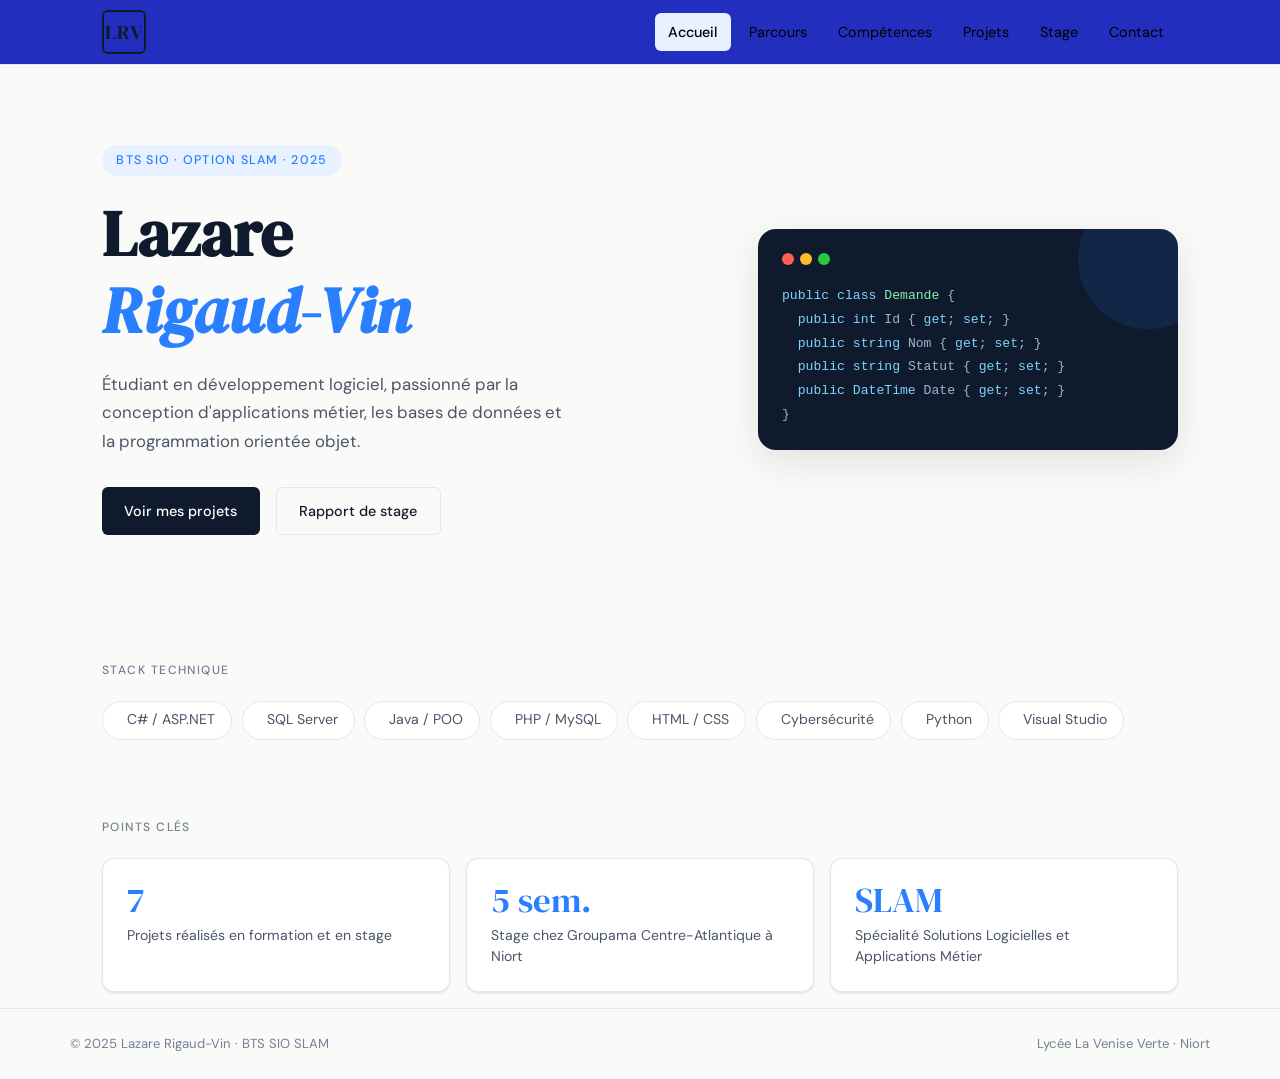
<file: index.html>
<!DOCTYPE html>
<html lang="fr">
<head>
<meta charset="UTF-8">
<meta name="viewport" content="width=device-width, initial-scale=1.0">
<title>Lazare Rigaud-Vin — Portfolio BTS SIO</title>
<link rel="preconnect" href="https://fonts.googleapis.com">
<link href="https://fonts.googleapis.com/css2?family=DM+Serif+Display:ital@0;1&family=DM+Sans:ital,wght@0,300;0,400;0,500;1,300&display=swap" rel="stylesheet">
<link rel="stylesheet" href="style.css">
</head>
<body>

<header class="site-header">
  <div class="header-inner">
    <a href="index.html" class="logo">LRV</a>
    <nav class="main-nav">
      <a href="index.html" class="nav-link active">Accueil</a>
      <a href="parcours.html" class="nav-link">Parcours</a>
      <a href="competences.html" class="nav-link">Compétences</a>
      <a href="projets.html" class="nav-link">Projets</a>
      <a href="stage.html" class="nav-link">Stage</a>
      <a href="contact.html" class="nav-link">Contact</a>
    </nav>
    <button class="nav-toggle" aria-label="Menu">☰</button>
  </div>
</header>

<main>

  <section class="hero">
    <div class="hero-content">
      <span class="hero-tag">BTS SIO · Option SLAM · 2025</span>
      <h1 class="hero-name">Lazare<br><em>Rigaud-Vin</em></h1>
      <p class="hero-desc">Étudiant en développement logiciel, passionné par la conception d'applications métier, les bases de données et la programmation orientée objet.</p>
      <div class="hero-cta">
        <a href="projets.html" class="btn btn-primary">Voir mes projets</a>
        <a href="stage.html" class="btn btn-ghost">Rapport de stage</a>
      </div>
    </div>
    <div class="hero-visual">
      <div class="code-card">
        <div class="code-dots"><span></span><span></span><span></span></div>
        <pre class="code-snippet"><span class="c-key">public class</span> <span class="c-cls">Demande</span> {
  <span class="c-key">public int</span> Id { <span class="c-key">get</span>; <span class="c-key">set</span>; }
  <span class="c-key">public string</span> Nom { <span class="c-key">get</span>; <span class="c-key">set</span>; }
  <span class="c-key">public string</span> Statut { <span class="c-key">get</span>; <span class="c-key">set</span>; }
  <span class="c-key">public DateTime</span> Date { <span class="c-key">get</span>; <span class="c-key">set</span>; }
}</pre>
      </div>
    </div>
  </section>

  <section class="section-skills-preview">
    <div class="container">
      <h2 class="section-label">Stack technique</h2>
      <div class="skills-grid">
        <div class="skill-chip">
          <span class="skill-icon"></span>
          <span>C# / ASP.NET</span>
        </div>
        <div class="skill-chip">
          <span class="skill-icon"></span>
          <span>SQL Server</span>
        </div>
        <div class="skill-chip">
          <span class="skill-icon"></span>
          <span>Java / POO</span>
        </div>
        <div class="skill-chip">
          <span class="skill-icon"></span>
          <span>PHP / MySQL</span>
        </div>
        <div class="skill-chip">
          <span class="skill-icon"></span>
          <span>HTML / CSS</span>
        </div>
        <div class="skill-chip">
          <span class="skill-icon"></span>
          <span>Cybersécurité</span>
        </div>
        <div class="skill-chip">
          <span class="skill-icon"></span>
          <span>Python</span>
        </div>
        <div class="skill-chip">
          <span class="skill-icon"></span>
          <span>Visual Studio</span>
        </div>
      </div>
    </div>
  </section>

  <section class="section-highlights">
    <div class="container">
      <h2 class="section-label">Points clés</h2>
      <div class="cards-row">
        <div class="hl-card">
          <div class="hl-num">7</div>
          <div class="hl-txt">Projets réalisés en formation et en stage</div>
        </div>
        <div class="hl-card">
          <div class="hl-num">5 sem.</div>
          <div class="hl-txt">Stage chez Groupama Centre-Atlantique à Niort</div>
        </div>
        <div class="hl-card">
          <div class="hl-num">SLAM</div>
          <div class="hl-txt">Spécialité Solutions Logicielles et Applications Métier</div>
        </div>
      </div>
    </div>
  </section>

</main>

<footer class="site-footer">
  <div class="footer-inner">
    <span>© 2025 Lazare Rigaud-Vin · BTS SIO SLAM</span>
    <span>Lycée La Venise Verte · Niort</span>
  </div>
</footer>

<script>
  document.querySelector('.nav-toggle').addEventListener('click', () => {
    document.querySelector('.main-nav').classList.toggle('open');
  });
</script>
</body>
</html>
</file>
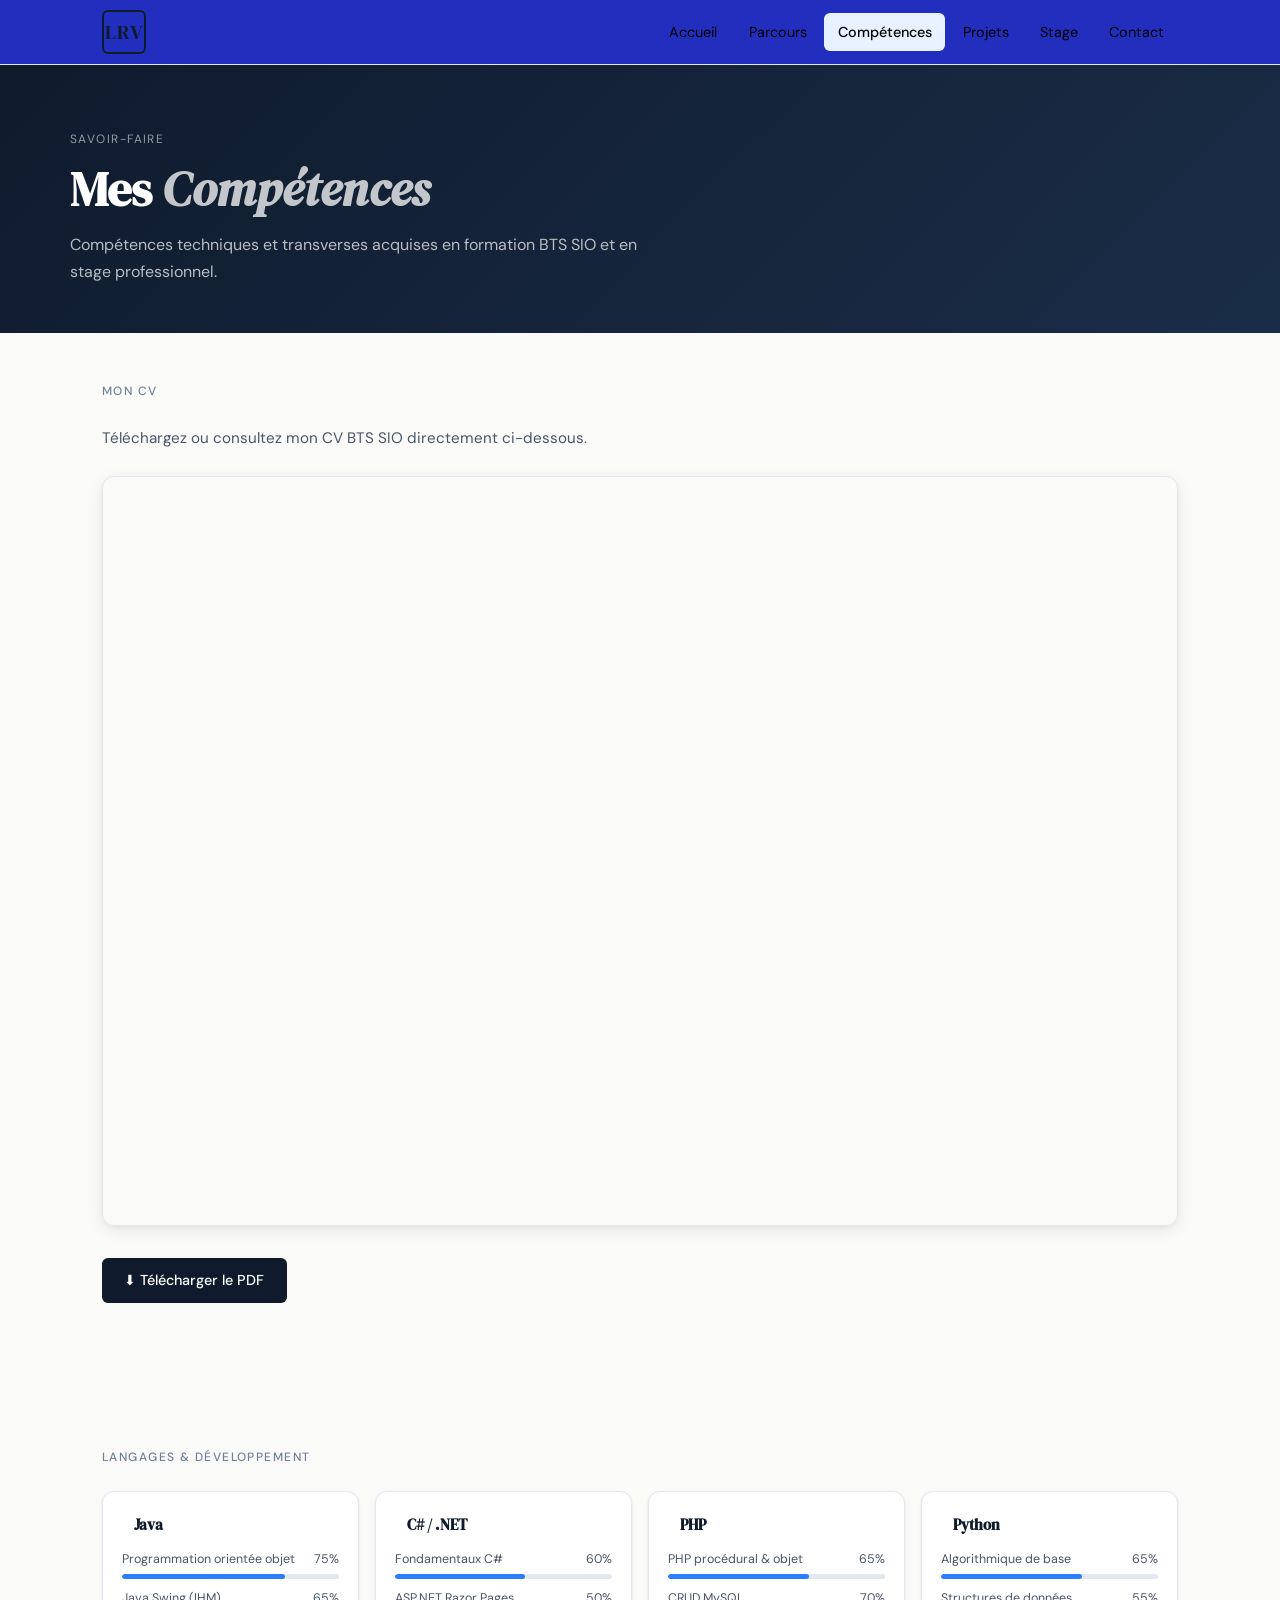
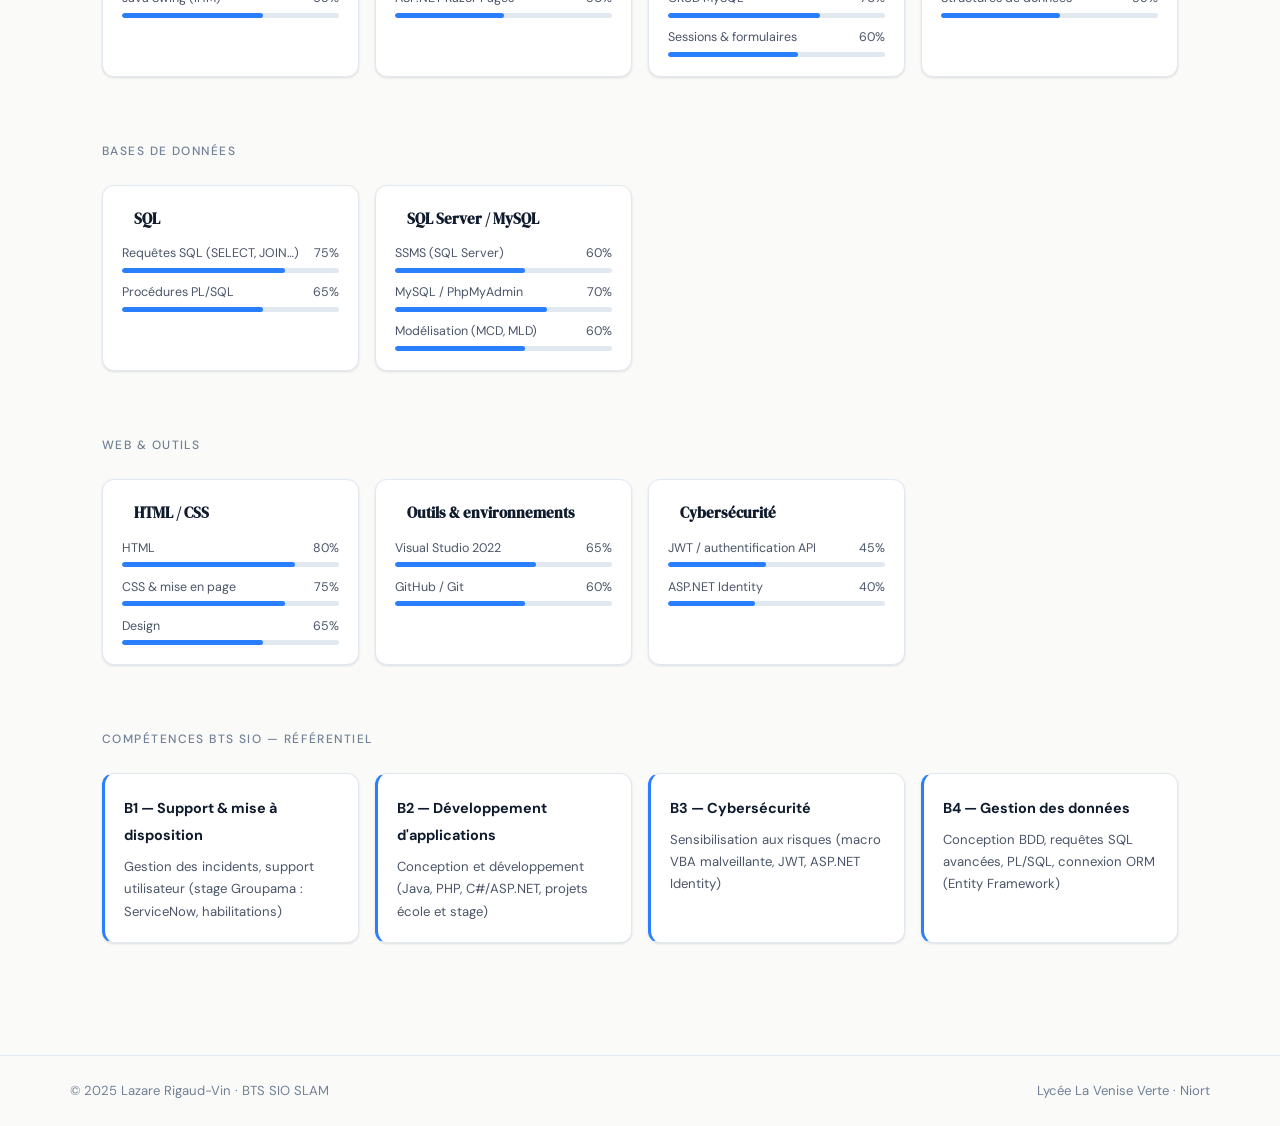
<file: competences.html>
<!DOCTYPE html>
<html lang="fr">
<head>
<meta charset="UTF-8">
<meta name="viewport" content="width=device-width, initial-scale=1.0">
<title>Compétences — Portfolio Lazare Rigaud-Vin</title>
<link rel="preconnect" href="https://fonts.googleapis.com">
<link href="https://fonts.googleapis.com/css2?family=DM+Serif+Display:ital@0;1&family=DM+Sans:ital,wght@0,300;0,400;0,500;1,300&display=swap" rel="stylesheet">
<link rel="stylesheet" href="style.css">
</head>
<body>

<header class="site-header">
  <div class="header-inner">
    <a href="index.html" class="logo">LRV</a>
    <nav class="main-nav">
      <a href="index.html" class="nav-link">Accueil</a>
      <a href="parcours.html" class="nav-link">Parcours</a>
      <a href="competences.html" class="nav-link active">Compétences</a>
      <a href="projets.html" class="nav-link">Projets</a>
      <a href="stage.html" class="nav-link">Stage</a>
      <a href="contact.html" class="nav-link">Contact</a>
    </nav>
    <button class="nav-toggle" aria-label="Menu">☰</button>
  </div>
</header>

<div class="page-hero">
  <div class="page-hero-inner">
    <p class="page-tag">Savoir-faire</p>
    <h1>Mes <em style="font-style:italic; color:rgba(255,255,255,0.75);">Compétences</em></h1>
    <p>Compétences techniques et transverses acquises en formation BTS SIO et en stage professionnel.</p>
  </div>
</div>

<main>
<div class="container" style="padding-bottom: 5rem;">

  <div class="section-label" style="padding-top:3rem;">Mon CV</div>
  <div class="cv-section" style="padding-top:0;">
    <p>Téléchargez ou consultez mon CV BTS SIO directement ci-dessous.</p>
    <iframe class="cv-frame" src="CV-LRV-BTSIO-2025.pdf" title="CV Lazare Rigaud-Vin"></iframe>
    <div class="cv-actions">
      <a href="CV-LRV-BTSIO-2025.pdf" download class="btn btn-primary">⬇ Télécharger le PDF</a>
    </div>
  </div>

  <div class="section-label">Langages & développement</div>
  <div class="comp-grid">

    <div class="comp-card">
      <div class="comp-card-head">
        <span class="comp-icon"></span>
        <h4>Java</h4>
      </div>
      <div class="skill-bar-wrap">
        <div class="skill-bar-item">
          <div class="skill-bar-label"><span>Programmation orientée objet</span><span>75%</span></div>
          <div class="skill-bar-track"><div class="skill-bar-fill" style="width:75%"></div></div>
        </div>
        <div class="skill-bar-item">
          <div class="skill-bar-label"><span>Java Swing (IHM)</span><span>65%</span></div>
          <div class="skill-bar-track"><div class="skill-bar-fill" style="width:65%"></div></div>
        </div>
      </div>
    </div>

    <div class="comp-card">
      <div class="comp-card-head">
        <span class="comp-icon"></span>
        <h4>C# / .NET</h4>
      </div>
      <div class="skill-bar-wrap">
        <div class="skill-bar-item">
          <div class="skill-bar-label"><span>Fondamentaux C#</span><span>60%</span></div>
          <div class="skill-bar-track"><div class="skill-bar-fill" style="width:60%"></div></div>
        </div>
        <div class="skill-bar-item">
          <div class="skill-bar-label"><span>ASP.NET Razor Pages</span><span>50%</span></div>
          <div class="skill-bar-track"><div class="skill-bar-fill" style="width:50%"></div></div>
        </div>
      </div>
    </div>

    <div class="comp-card">
      <div class="comp-card-head">
        <span class="comp-icon"></span>
        <h4>PHP</h4>
      </div>
      <div class="skill-bar-wrap">
        <div class="skill-bar-item">
          <div class="skill-bar-label"><span>PHP procédural & objet</span><span>65%</span></div>
          <div class="skill-bar-track"><div class="skill-bar-fill" style="width:65%"></div></div>
        </div>
        <div class="skill-bar-item">
          <div class="skill-bar-label"><span>CRUD MySQL</span><span>70%</span></div>
          <div class="skill-bar-track"><div class="skill-bar-fill" style="width:70%"></div></div>
        </div>
        <div class="skill-bar-item">
          <div class="skill-bar-label"><span>Sessions & formulaires</span><span>60%</span></div>
          <div class="skill-bar-track"><div class="skill-bar-fill" style="width:60%"></div></div>
        </div>
      </div>
    </div>

    <div class="comp-card">
      <div class="comp-card-head">
        <span class="comp-icon"></span>
        <h4>Python</h4>
      </div>
      <div class="skill-bar-wrap">
        <div class="skill-bar-item">
          <div class="skill-bar-label"><span>Algorithmique de base</span><span>65%</span></div>
          <div class="skill-bar-track"><div class="skill-bar-fill" style="width:65%"></div></div>
        </div>
        <div class="skill-bar-item">
          <div class="skill-bar-label"><span>Structures de données</span><span>55%</span></div>
          <div class="skill-bar-track"><div class="skill-bar-fill" style="width:55%"></div></div>
        </div>
      </div>
    </div>

  </div>

  <div class="section-label">Bases de données</div>
  <div class="comp-grid">

    <div class="comp-card">
      <div class="comp-card-head">
        <span class="comp-icon"></span>
        <h4>SQL</h4>
      </div>
      <div class="skill-bar-wrap">
        <div class="skill-bar-item">
          <div class="skill-bar-label"><span>Requêtes SQL (SELECT, JOIN…)</span><span>75%</span></div>
          <div class="skill-bar-track"><div class="skill-bar-fill" style="width:75%"></div></div>
        </div>
        <div class="skill-bar-item">
          <div class="skill-bar-label"><span>Procédures PL/SQL</span><span>65%</span></div>
          <div class="skill-bar-track"><div class="skill-bar-fill" style="width:65%"></div></div>
        </div>
      </div>
    </div>

    <div class="comp-card">
      <div class="comp-card-head">
        <span class="comp-icon"></span>
        <h4>SQL Server / MySQL</h4>
      </div>
      <div class="skill-bar-wrap">
        <div class="skill-bar-item">
          <div class="skill-bar-label"><span>SSMS (SQL Server)</span><span>60%</span></div>
          <div class="skill-bar-track"><div class="skill-bar-fill" style="width:60%"></div></div>
        </div>
        <div class="skill-bar-item">
          <div class="skill-bar-label"><span>MySQL / PhpMyAdmin</span><span>70%</span></div>
          <div class="skill-bar-track"><div class="skill-bar-fill" style="width:70%"></div></div>
        </div>
        <div class="skill-bar-item">
          <div class="skill-bar-label"><span>Modélisation (MCD, MLD)</span><span>60%</span></div>
          <div class="skill-bar-track"><div class="skill-bar-fill" style="width:60%"></div></div>
        </div>
      </div>
    </div>

  </div>

  <div class="section-label">Web & outils</div>
  <div class="comp-grid">

    <div class="comp-card">
      <div class="comp-card-head">
        <span class="comp-icon"></span>
        <h4>HTML / CSS</h4>
      </div>
      <div class="skill-bar-wrap">
        <div class="skill-bar-item">
          <div class="skill-bar-label"><span>HTML</span><span>80%</span></div>
          <div class="skill-bar-track"><div class="skill-bar-fill" style="width:80%"></div></div>
        </div>
        <div class="skill-bar-item">
          <div class="skill-bar-label"><span>CSS & mise en page</span><span>75%</span></div>
          <div class="skill-bar-track"><div class="skill-bar-fill" style="width:75%"></div></div>
        </div>
        <div class="skill-bar-item">
          <div class="skill-bar-label"><span>Design</span><span>65%</span></div>
          <div class="skill-bar-track"><div class="skill-bar-fill" style="width:65%"></div></div>
        </div>
      </div>
    </div>

    <div class="comp-card">
      <div class="comp-card-head">
        <span class="comp-icon"></span>
        <h4>Outils & environnements</h4>
      </div>
      <div class="skill-bar-wrap">
        <div class="skill-bar-item">
          <div class="skill-bar-label"><span>Visual Studio 2022</span><span>65%</span></div>
          <div class="skill-bar-track"><div class="skill-bar-fill" style="width:65%"></div></div>
        </div>
        <div class="skill-bar-item">
          <div class="skill-bar-label"><span>GitHub / Git</span><span>60%</span></div>
          <div class="skill-bar-track"><div class="skill-bar-fill" style="width:60%"></div></div>
        </div>
      </div>
    </div>

    <div class="comp-card">
      <div class="comp-card-head">
        <span class="comp-icon"></span>
        <h4>Cybersécurité</h4>
      </div>
      <div class="skill-bar-wrap">
        <div class="skill-bar-item">
          <div class="skill-bar-label"><span>JWT / authentification API</span><span>45%</span></div>
          <div class="skill-bar-track"><div class="skill-bar-fill" style="width:45%"></div></div>
        </div>
        <div class="skill-bar-item">
          <div class="skill-bar-label"><span>ASP.NET Identity</span><span>40%</span></div>
          <div class="skill-bar-track"><div class="skill-bar-fill" style="width:40%"></div></div>
        </div>
      </div>
    </div>

  </div>

  <div class="section-label">Compétences BTS SIO — référentiel</div>
  <div class="comp-grid" style="margin-bottom:2rem;">
    <div class="comp-card" style="border-left: 3px solid var(--accent);">
      <strong style="color:var(--navy); font-size:0.9rem;">B1 — Support & mise à disposition</strong>
      <p style="font-size:0.82rem; color:var(--text-secondary); margin-top:0.5rem;">Gestion des incidents, support utilisateur (stage Groupama : ServiceNow, habilitations)</p>
    </div>
    <div class="comp-card" style="border-left: 3px solid var(--accent);">
      <strong style="color:var(--navy); font-size:0.9rem;">B2 — Développement d'applications</strong>
      <p style="font-size:0.82rem; color:var(--text-secondary); margin-top:0.5rem;">Conception et développement (Java, PHP, C#/ASP.NET, projets école et stage)</p>
    </div>
    <div class="comp-card" style="border-left: 3px solid var(--accent);">
      <strong style="color:var(--navy); font-size:0.9rem;">B3 — Cybersécurité</strong>
      <p style="font-size:0.82rem; color:var(--text-secondary); margin-top:0.5rem;">Sensibilisation aux risques (macro VBA malveillante, JWT, ASP.NET Identity)</p>
    </div>
    <div class="comp-card" style="border-left: 3px solid var(--accent);">
      <strong style="color:var(--navy); font-size:0.9rem;">B4 — Gestion des données</strong>
      <p style="font-size:0.82rem; color:var(--text-secondary); margin-top:0.5rem;">Conception BDD, requêtes SQL avancées, PL/SQL, connexion ORM (Entity Framework)</p>
    </div>
  </div>

</div>
</main>

<footer class="site-footer">
  <div class="footer-inner">
    <span>© 2025 Lazare Rigaud-Vin · BTS SIO SLAM</span>
    <span>Lycée La Venise Verte · Niort</span>
  </div>
</footer>

<script>
  document.querySelector('.nav-toggle').addEventListener('click', () => {
    document.querySelector('.main-nav').classList.toggle('open');
  });
</script>
</body>
</html>
</file>
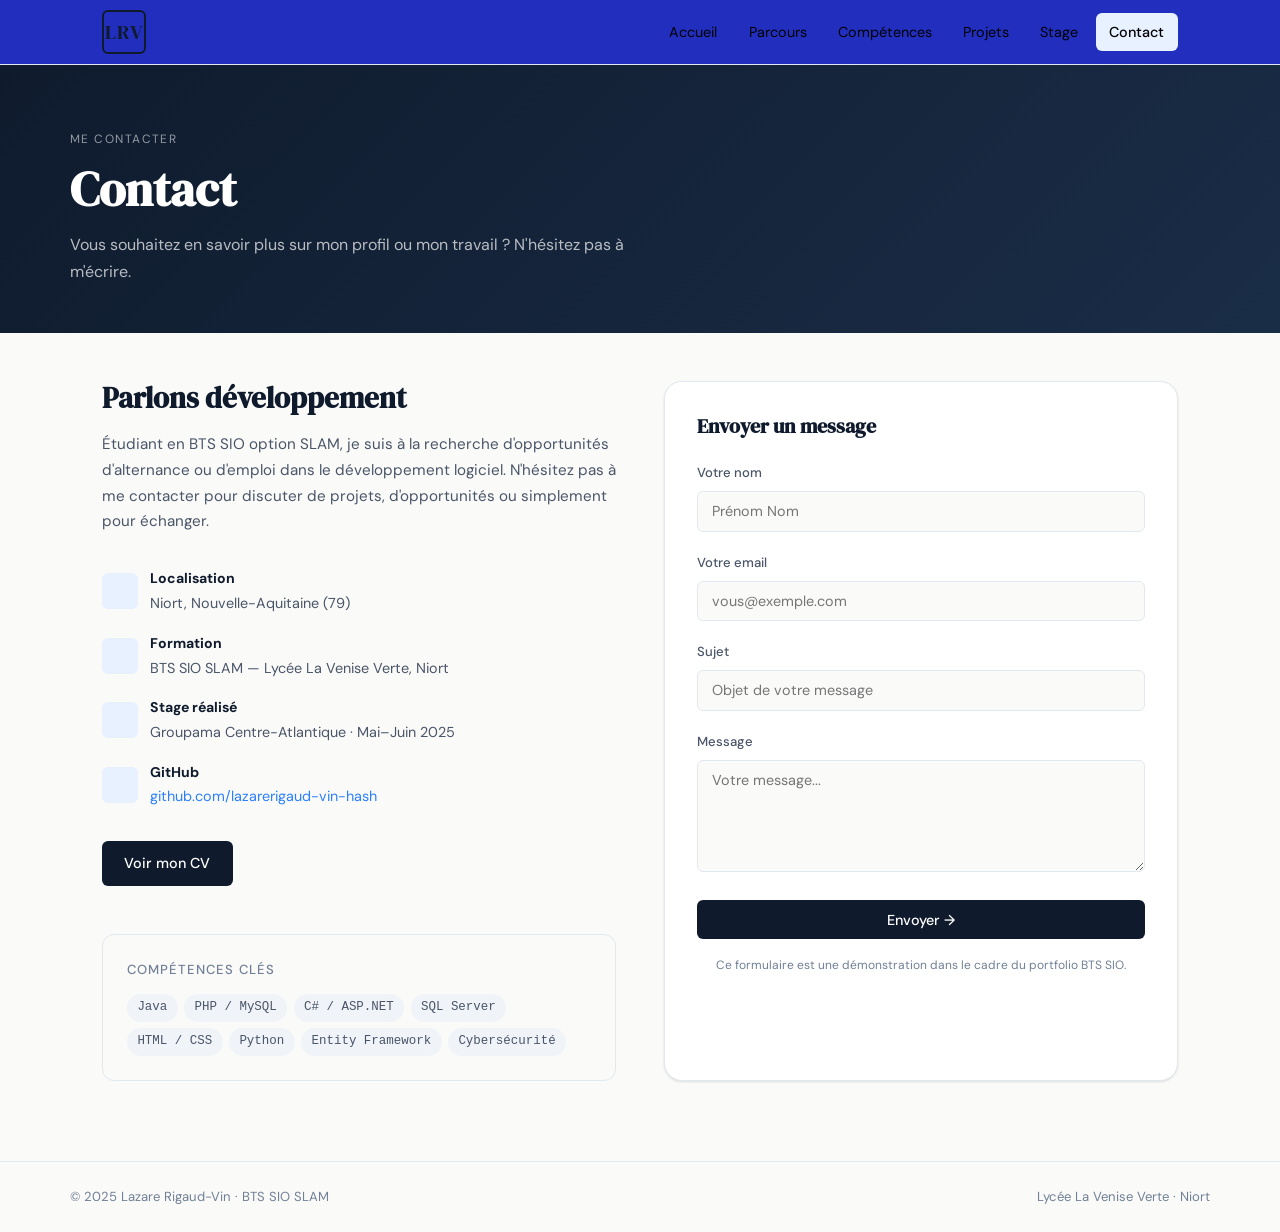
<file: contact.html>
<!DOCTYPE html>
<html lang="fr">
<head>
<meta charset="UTF-8">
<meta name="viewport" content="width=device-width, initial-scale=1.0">
<title>Contact — Portfolio Lazare Rigaud-Vin</title>
<link rel="preconnect" href="https://fonts.googleapis.com">
<link href="https://fonts.googleapis.com/css2?family=DM+Serif+Display:ital@0;1&family=DM+Sans:ital,wght@0,300;0,400;0,500;1,300&display=swap" rel="stylesheet">
<link rel="stylesheet" href="style.css">
</head>
<body>

<header class="site-header">
  <div class="header-inner">
    <a href="index.html" class="logo">LRV</a>
    <nav class="main-nav">
      <a href="index.html" class="nav-link">Accueil</a>
      <a href="parcours.html" class="nav-link">Parcours</a>
      <a href="competences.html" class="nav-link">Compétences</a>
      <a href="projets.html" class="nav-link">Projets</a>
      <a href="stage.html" class="nav-link">Stage</a>
      <a href="contact.html" class="nav-link active">Contact</a>
    </nav>
    <button class="nav-toggle" aria-label="Menu">☰</button>
  </div>
</header>

<div class="page-hero">
  <div class="page-hero-inner">
    <p class="page-tag">Me contacter</p>
    <h1>Contact</h1>
    <p>Vous souhaitez en savoir plus sur mon profil ou mon travail ? N'hésitez pas à m'écrire.</p>
  </div>
</div>

<main>
<div class="container">
<div class="contact-layout">

  <div class="contact-info">
    <h2>Parlons développement</h2>
    <p>Étudiant en BTS SIO option SLAM, je suis à la recherche d'opportunités d'alternance ou d'emploi dans le développement logiciel. N'hésitez pas à me contacter pour discuter de projets, d'opportunités ou simplement pour échanger.</p>

    <div class="contact-items">
      <div class="contact-item">
        <div class="contact-item-icon"></div>
        <div>
          <strong style="color:var(--navy); font-size:0.88rem; display:block;">Localisation</strong>
          <span>Niort, Nouvelle-Aquitaine (79)</span>
        </div>
      </div>
      <div class="contact-item">
        <div class="contact-item-icon"></div>
        <div>
          <strong style="color:var(--navy); font-size:0.88rem; display:block;">Formation</strong>
          <span>BTS SIO SLAM — Lycée La Venise Verte, Niort</span>
        </div>
      </div>
      <div class="contact-item">
        <div class="contact-item-icon"></div>
        <div>
          <strong style="color:var(--navy); font-size:0.88rem; display:block;">Stage réalisé</strong>
          <span>Groupama Centre-Atlantique · Mai–Juin 2025</span>
        </div>
      </div>
      <div class="contact-item">
        <div class="contact-item-icon"></div>
        <div>
          <strong style="color:var(--navy); font-size:0.88rem; display:block;">GitHub</strong>
          <a href="https://github.com/lazarerigaud-vin-hash" target="_blank" rel="noopener" style="color:var(--accent); font-size:0.9rem;">github.com/lazarerigaud-vin-hash</a>
        </div>
      </div>
    </div>

    <div style="margin-top:2rem;">
      <a href="competences.html" class="btn btn-primary">Voir mon CV</a>
    </div>

    <div style="margin-top:3rem; padding:1.5rem; background:var(--bg); border:1px solid var(--border); border-radius:var(--radius);">
      <p style="font-size:0.82rem; color:var(--text-muted); margin-bottom:0.75rem; text-transform:uppercase; letter-spacing:0.08em; font-weight:500;">Compétences clés</p>
      <div class="tag-row">
        <span class="tag">Java</span>
        <span class="tag">PHP / MySQL</span>
        <span class="tag">C# / ASP.NET</span>
        <span class="tag">SQL Server</span>
        <span class="tag">HTML / CSS</span>
        <span class="tag">Python</span>
        <span class="tag">Entity Framework</span>
        <span class="tag">Cybersécurité</span>
      </div>
    </div>
  </div>

  <div class="contact-form">
    <h3 style="font-size:1.25rem; color:var(--navy); margin-bottom:1.5rem;">Envoyer un message</h3>
    <div class="form-group">
      <label>Votre nom</label>
      <input type="text" placeholder="Prénom Nom">
    </div>
    <div class="form-group">
      <label>Votre email</label>
      <input type="email" placeholder="vous@exemple.com">
    </div>
    <div class="form-group">
      <label>Sujet</label>
      <input type="text" placeholder="Objet de votre message">
    </div>
    <div class="form-group">
      <label>Message</label>
      <textarea rows="5" placeholder="Votre message..."></textarea>
    </div>
    <button class="btn btn-primary" style="width:100%; justify-content:center;" onclick="handleSend()">Envoyer →</button>
    <div id="send-confirm" style="display:none; margin-top:1rem; padding:0.75rem 1rem; background:#d1fae5; border:1px solid #6ee7b7; border-radius:var(--radius-sm); font-size:0.88rem; color:#065f46;">
       Message envoyé ! (formulaire de démonstration — portfolio BTS SIO)
    </div>
    <p style="font-size:0.75rem; color:var(--text-muted); margin-top:1rem; text-align:center;">Ce formulaire est une démonstration dans le cadre du portfolio BTS SIO.</p>
  </div>

</div>
</div>
</main>

<footer class="site-footer">
  <div class="footer-inner">
    <span>© 2025 Lazare Rigaud-Vin · BTS SIO SLAM</span>
    <span>Lycée La Venise Verte · Niort</span>
  </div>
</footer>

<script>
  document.querySelector('.nav-toggle').addEventListener('click', () => {
    document.querySelector('.main-nav').classList.toggle('open');
  });

  function handleSend() {
    document.getElementById('send-confirm').style.display = 'block';
  }
</script>
</body>
</html>
</file>
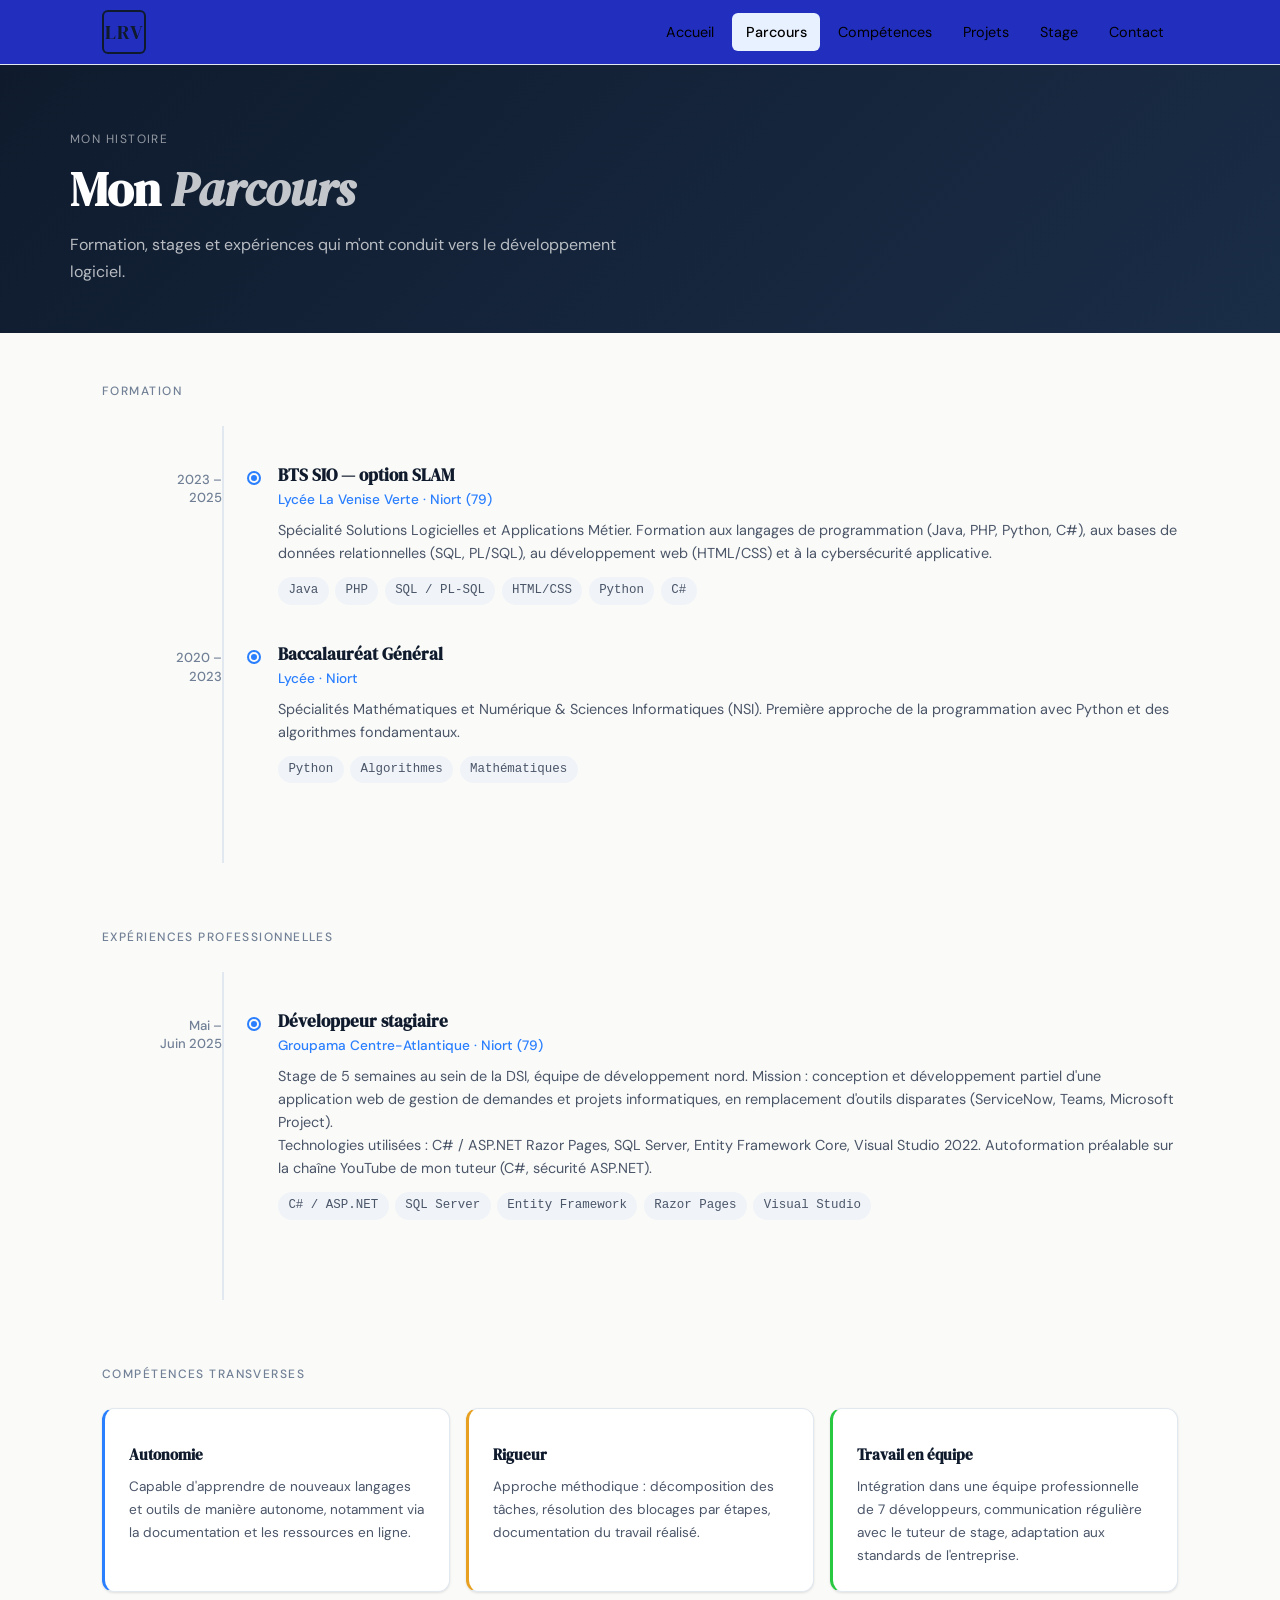
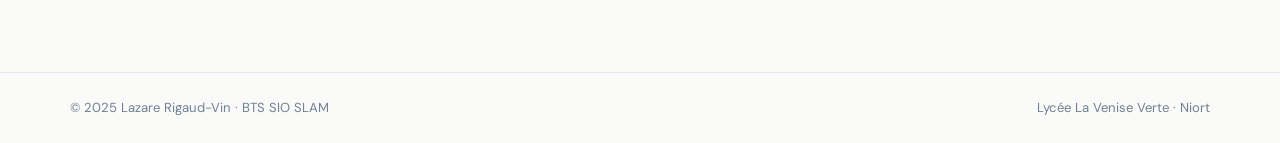
<file: parcours.html>
<!DOCTYPE html>
<html lang="fr">
<head>
<meta charset="UTF-8">
<meta name="viewport" content="width=device-width, initial-scale=1.0">
<title>Parcours — Portfolio Lazare Rigaud-Vin</title>
<link rel="preconnect" href="https://fonts.googleapis.com">
<link href="https://fonts.googleapis.com/css2?family=DM+Serif+Display:ital@0;1&family=DM+Sans:ital,wght@0,300;0,400;0,500;1,300&display=swap" rel="stylesheet">
<link rel="stylesheet" href="style.css">
</head>
<body>

<header class="site-header">
  <div class="header-inner">
    <a href="index.html" class="logo">LRV</a>
    <nav class="main-nav">
      <a href="index.html" class="nav-link">Accueil</a>
      <a href="parcours.html" class="nav-link active">Parcours</a>
      <a href="competences.html" class="nav-link">Compétences</a>
      <a href="projets.html" class="nav-link">Projets</a>
      <a href="stage.html" class="nav-link">Stage</a>
      <a href="contact.html" class="nav-link">Contact</a>
    </nav>
    <button class="nav-toggle" aria-label="Menu">☰</button>
  </div>
</header>

<div class="page-hero">
  <div class="page-hero-inner">
    <p class="page-tag">Mon histoire</p>
    <h1>Mon <em style="font-style:italic; color: rgba(255,255,255,0.75);">Parcours</em></h1>
    <p>Formation, stages et expériences qui m'ont conduit vers le développement logiciel.</p>
  </div>
</div>

<main>
  <div class="container">

    <div class="section-label" style="padding-top:3rem;">Formation</div>
    <div class="timeline">

      <div class="tl-item">
        <div class="tl-date">2023 –<br>2025</div>
        <div class="tl-content">
          <h3>BTS SIO — option SLAM</h3>
          <p class="tl-org">Lycée La Venise Verte · Niort (79)</p>
          <p>Spécialité Solutions Logicielles et Applications Métier. Formation aux langages de programmation (Java, PHP, Python, C#), aux bases de données relationnelles (SQL, PL/SQL), au développement web (HTML/CSS) et à la cybersécurité applicative.</p>
          <div class="tag-row" style="margin-top:0.75rem;">
            <span class="tag">Java</span>
            <span class="tag">PHP</span>
            <span class="tag">SQL / PL-SQL</span>
            <span class="tag">HTML/CSS</span>
            <span class="tag">Python</span>
            <span class="tag">C#</span>
          </div>
        </div>
      </div>

      <div class="tl-item">
        <div class="tl-date">2020 –<br>2023</div>
        <div class="tl-content">
          <h3>Baccalauréat Général</h3>
          <p class="tl-org">Lycée · Niort</p>
          <p>Spécialités Mathématiques et Numérique & Sciences Informatiques (NSI). Première approche de la programmation avec Python et des algorithmes fondamentaux.</p>
          <div class="tag-row" style="margin-top:0.75rem;">
            <span class="tag">Python</span>
            <span class="tag">Algorithmes</span>
            <span class="tag">Mathématiques</span>
          </div>
        </div>
      </div>

    </div>

    <div class="section-label">Expériences professionnelles</div>
    <div class="timeline">

      <div class="tl-item">
        <div class="tl-date">Mai –<br>Juin 2025</div>
        <div class="tl-content">
          <h3>Développeur stagiaire</h3>
          <p class="tl-org">Groupama Centre-Atlantique · Niort (79)</p>
          <p>Stage de 5 semaines au sein de la DSI, équipe de développement nord. Mission : conception et développement partiel d'une application web de gestion de demandes et projets informatiques, en remplacement d'outils disparates (ServiceNow, Teams, Microsoft Project).</p>
          <p>Technologies utilisées : C# / ASP.NET Razor Pages, SQL Server, Entity Framework Core, Visual Studio 2022. Autoformation préalable sur la chaîne YouTube de mon tuteur (C#, sécurité ASP.NET).</p>
          <div class="tag-row" style="margin-top:0.75rem;">
            <span class="tag">C# / ASP.NET</span>
            <span class="tag">SQL Server</span>
            <span class="tag">Entity Framework</span>
            <span class="tag">Razor Pages</span>
            <span class="tag">Visual Studio</span>
          </div>
        </div>
      </div>

    </div>

    <div class="section-label">Compétences transverses</div>
    <div class="cards-row" style="padding-bottom: 5rem;">
      <div class="hl-card" style="border-left: 3px solid var(--accent);">
        <div style="font-size:1.5rem; margin-bottom:0.5rem;"></div>
        <strong style="color:var(--navy); font-size:0.95rem; font-family:'DM Serif Display',serif;">Autonomie</strong>
        <p style="font-size:0.85rem; color:var(--text-secondary); margin-top:0.4rem;">Capable d'apprendre de nouveaux langages et outils de manière autonome, notamment via la documentation et les ressources en ligne.</p>
      </div>
      <div class="hl-card" style="border-left: 3px solid var(--gold);">
        <div style="font-size:1.5rem; margin-bottom:0.5rem;"></div>
        <strong style="color:var(--navy); font-size:0.95rem; font-family:'DM Serif Display',serif;">Rigueur</strong>
        <p style="font-size:0.85rem; color:var(--text-secondary); margin-top:0.4rem;">Approche méthodique : décomposition des tâches, résolution des blocages par étapes, documentation du travail réalisé.</p>
      </div>
      <div class="hl-card" style="border-left: 3px solid #28c840;">
        <div style="font-size:1.5rem; margin-bottom:0.5rem;"></div>
        <strong style="color:var(--navy); font-size:0.95rem; font-family:'DM Serif Display',serif;">Travail en équipe</strong>
        <p style="font-size:0.85rem; color:var(--text-secondary); margin-top:0.4rem;">Intégration dans une équipe professionnelle de 7 développeurs, communication régulière avec le tuteur de stage, adaptation aux standards de l'entreprise.</p>
      </div>
    </div>

  </div>
</main>

<footer class="site-footer">
  <div class="footer-inner">
    <span>© 2025 Lazare Rigaud-Vin · BTS SIO SLAM</span>
    <span>Lycée La Venise Verte · Niort</span>
  </div>
</footer>

<script>
  document.querySelector('.nav-toggle').addEventListener('click', () => {
    document.querySelector('.main-nav').classList.toggle('open');
  });
</script>
</body>
</html>
</file>
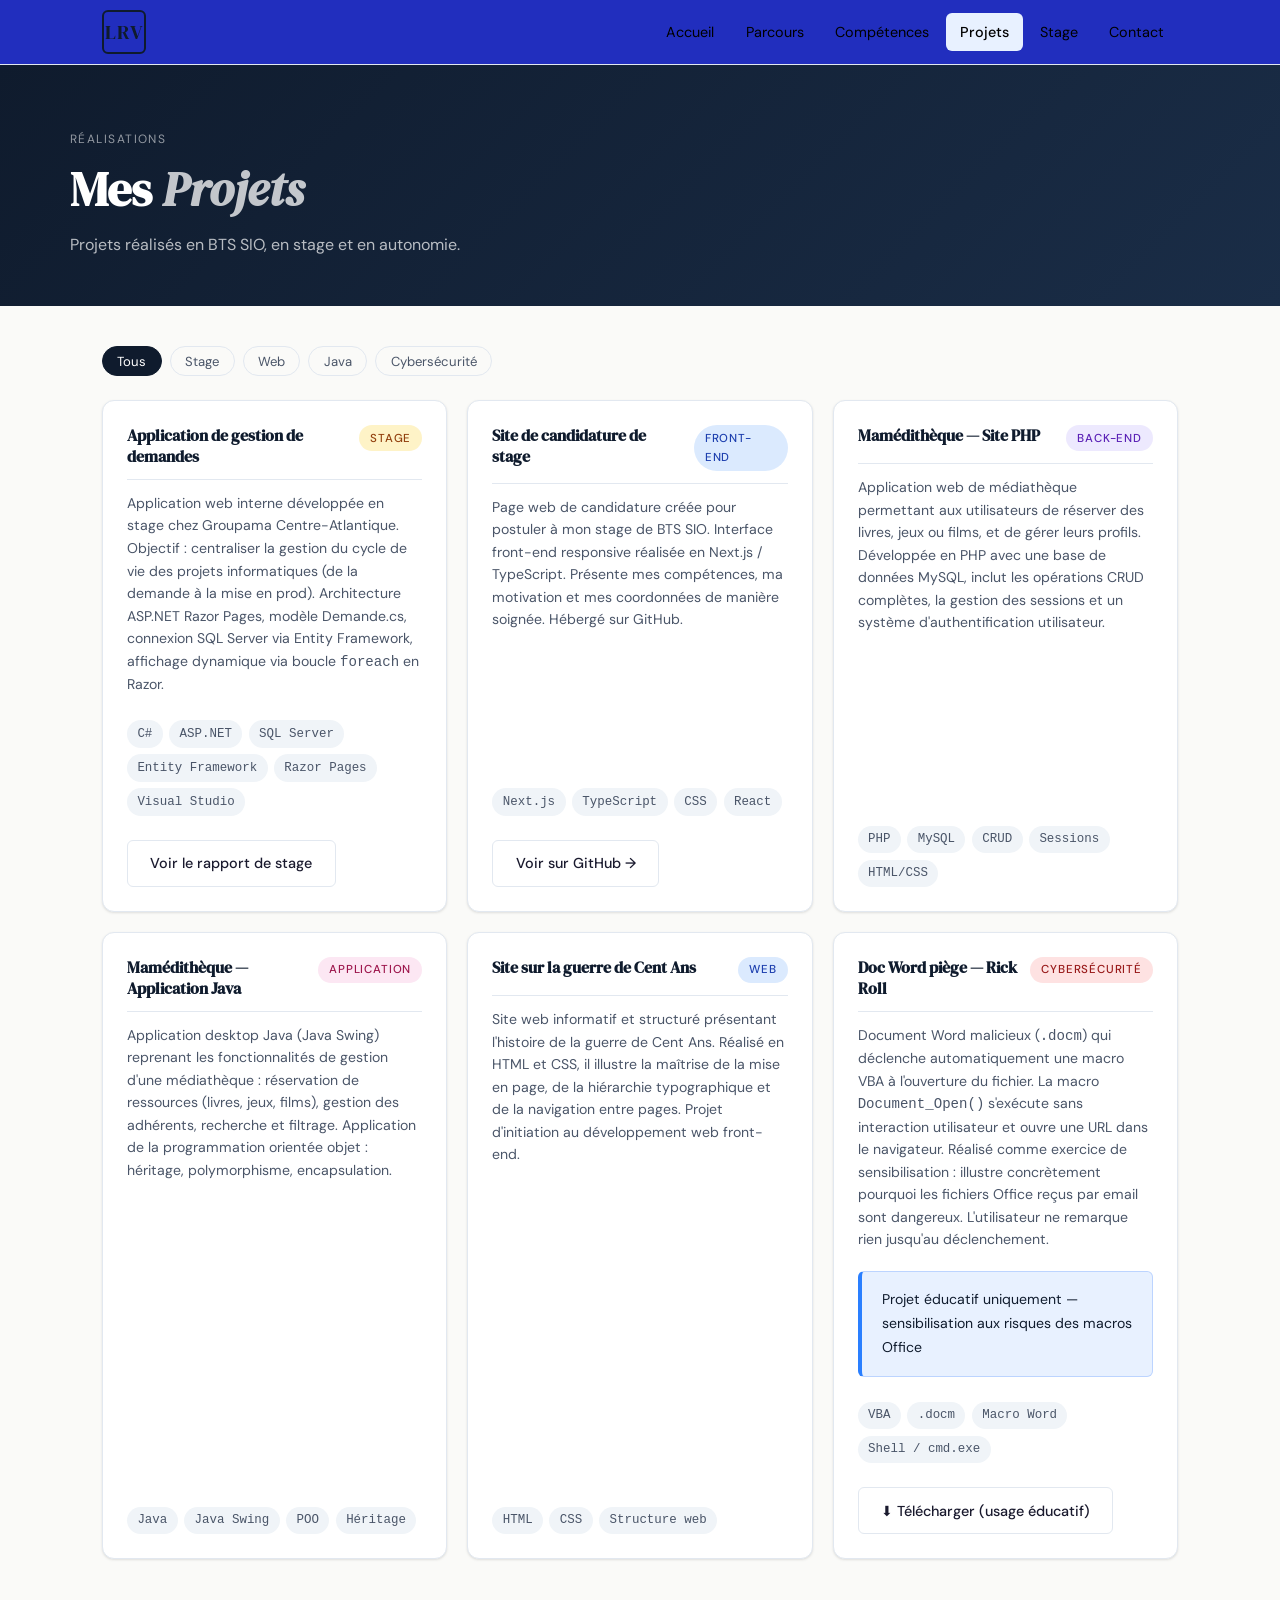
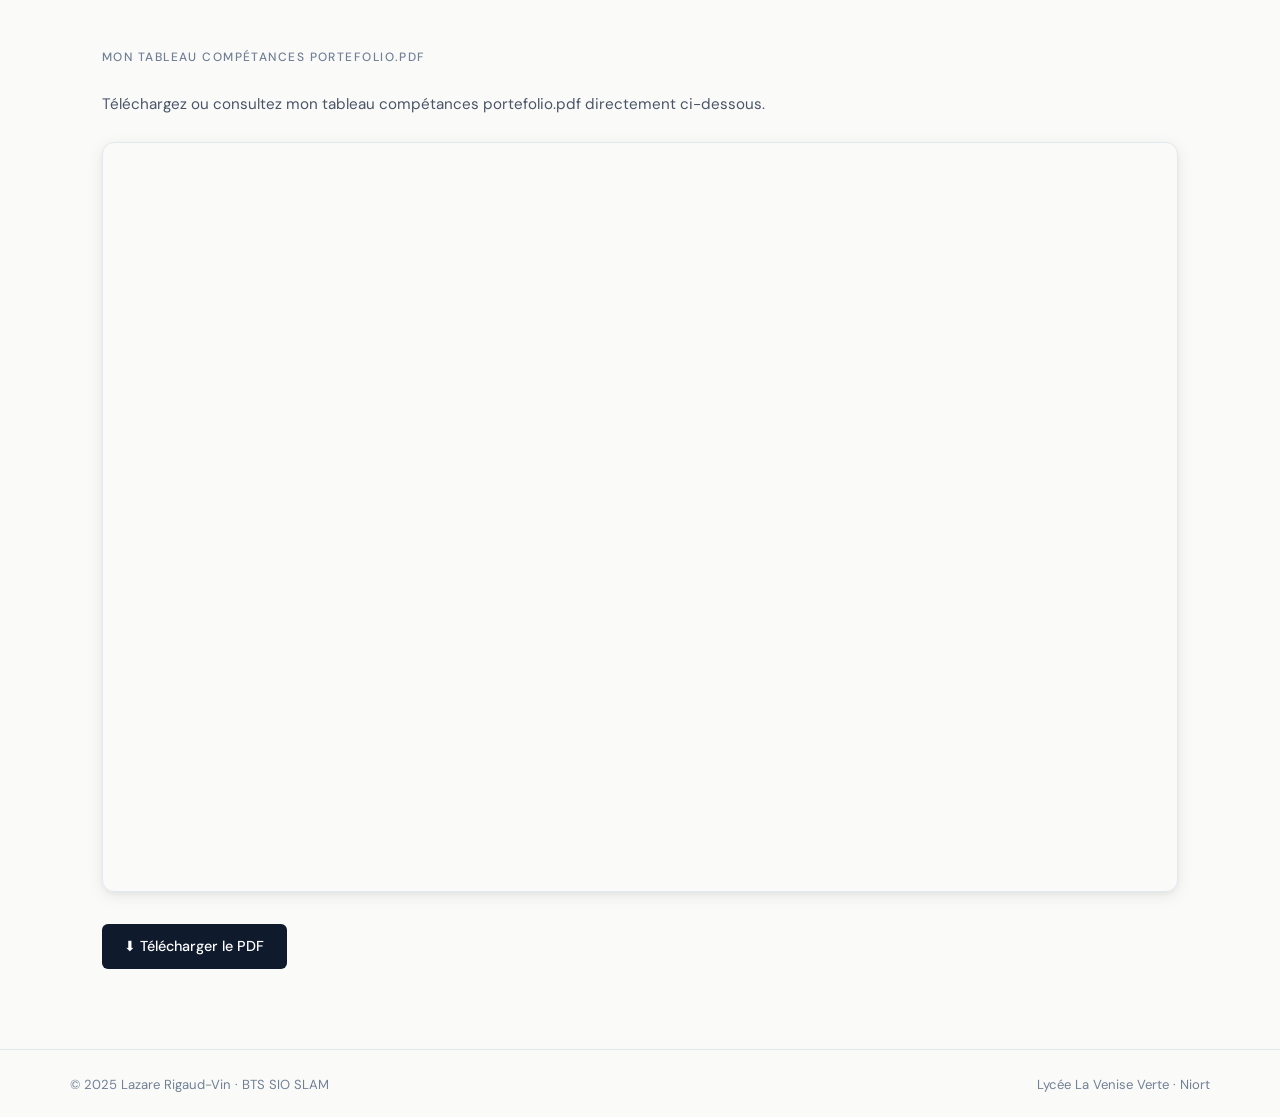
<file: projets.html>
<!DOCTYPE html>
<html lang="fr">
<head>
<meta charset="UTF-8">
<meta name="viewport" content="width=device-width, initial-scale=1.0">
<title>Projets — Portfolio Lazare Rigaud-Vin</title>
<link rel="preconnect" href="https://fonts.googleapis.com">
<link href="https://fonts.googleapis.com/css2?family=DM+Serif+Display:ital@0;1&family=DM+Sans:ital,wght@0,300;0,400;0,500;1,300&display=swap" rel="stylesheet">
<link rel="stylesheet" href="style.css">
</head>
<body>

<header class="site-header">
  <div class="header-inner">
    <a href="index.html" class="logo">LRV</a>
    <nav class="main-nav">
      <a href="index.html" class="nav-link">Accueil</a>
      <a href="parcours.html" class="nav-link">Parcours</a>
      <a href="competences.html" class="nav-link">Compétences</a>
      <a href="projets.html" class="nav-link active">Projets</a>
      <a href="stage.html" class="nav-link">Stage</a>
      <a href="contact.html" class="nav-link">Contact</a>
    </nav>
    <button class="nav-toggle" aria-label="Menu">☰</button>
  </div>
</header>

<div class="page-hero">
  <div class="page-hero-inner">
    <p class="page-tag">Réalisations</p>
    <h1>Mes <em style="font-style:italic; color:rgba(255,255,255,0.75);">Projets</em></h1>
    <p>Projets réalisés en BTS SIO, en stage et en autonomie.</p>
  </div>
</div>

<main>
<div class="container">

  <div style="display:flex; gap:0.5rem; flex-wrap:wrap; padding-top:2.5rem; margin-bottom:-1rem;">
    <button class="filter-btn active" data-filter="all">Tous</button>
    <button class="filter-btn" data-filter="stage">Stage</button>
    <button class="filter-btn" data-filter="web">Web</button>
    <button class="filter-btn" data-filter="java">Java</button>
    <button class="filter-btn" data-filter="cyber">Cybersécurité</button>
  </div>

  <div class="projects-grid">

    <!-- STAGE GROUPAMA -->
    <div class="project-card" data-cat="stage">
      <div class="card-header">
        <h3>Application de gestion de demandes</h3>
        <span class="badge badge-stage">Stage</span>
      </div>
      <div class="divider"></div>
      <p>Application web interne développée en stage chez Groupama Centre-Atlantique. Objectif : centraliser la gestion du cycle de vie des projets informatiques (de la demande à la mise en prod). Architecture ASP.NET Razor Pages, modèle Demande.cs, connexion SQL Server via Entity Framework, affichage dynamique via boucle <code>foreach</code> en Razor.</p>
      <div class="tag-row">
        <span class="tag">C#</span>
        <span class="tag">ASP.NET</span>
        <span class="tag">SQL Server</span>
        <span class="tag">Entity Framework</span>
        <span class="tag">Razor Pages</span>
        <span class="tag">Visual Studio</span>
      </div>
      <a href="stage.html" class="btn btn-ghost" style="margin-top:0.75rem;">Voir le rapport de stage</a>
    </div>

    <!-- SITE CANDIDATURE -->
    <div class="project-card" data-cat="web">
      <div class="card-header">
        <h3>Site de candidature de stage</h3>
        <span class="badge badge-web">Front-end</span>
      </div>
      <div class="divider"></div>
      <p>Page web de candidature créée pour postuler à mon stage de BTS SIO. Interface front-end responsive réalisée en Next.js / TypeScript. Présente mes compétences, ma motivation et mes coordonnées de manière soignée. Hébergé sur GitHub.</p>
      <div class="tag-row">
        <span class="tag">Next.js</span>
        <span class="tag">TypeScript</span>
        <span class="tag">CSS</span>
        <span class="tag">React</span>
      </div>
      <a href="https://github.com/lazarerigaud-vin-hash/candidature" target="_blank" rel="noopener" class="btn btn-ghost" style="margin-top:0.75rem;">Voir sur GitHub →</a>
    </div>

    <!-- MAMEDITHÈQUE PHP -->
    <div class="project-card" data-cat="web">
      <div class="card-header">
        <h3>Mamédithèque — Site PHP</h3>
        <span class="badge badge-php">Back-end</span>
      </div>
      <div class="divider"></div>
      <p>Application web de médiathèque permettant aux utilisateurs de réserver des livres, jeux ou films, et de gérer leurs profils. Développée en PHP avec une base de données MySQL, inclut les opérations CRUD complètes, la gestion des sessions et un système d'authentification utilisateur.</p>
      <div class="tag-row">
        <span class="tag">PHP</span>
        <span class="tag">MySQL</span>
        <span class="tag">CRUD</span>
        <span class="tag">Sessions</span>
        <span class="tag">HTML/CSS</span>
      </div>
    </div>

    <!-- MAMEDITHÈQUE JAVA -->
    <div class="project-card" data-cat="java">
      <div class="card-header">
        <h3>Mamédithèque — Application Java</h3>
        <span class="badge badge-java">Application</span>
      </div>
      <div class="divider"></div>
      <p>Application desktop Java (Java Swing) reprenant les fonctionnalités de gestion d'une médiathèque : réservation de ressources (livres, jeux, films), gestion des adhérents, recherche et filtrage. Application de la programmation orientée objet : héritage, polymorphisme, encapsulation.</p>
      <div class="tag-row">
        <span class="tag">Java</span>
        <span class="tag">Java Swing</span>
        <span class="tag">POO</span>
        <span class="tag">Héritage</span>
      </div>
    </div>

    <!-- SITE CENT ANS -->
    <div class="project-card" data-cat="web">
      <div class="card-header">
        <h3>Site sur la guerre de Cent Ans</h3>
        <span class="badge badge-web">Web</span>
      </div>
      <div class="divider"></div>
      <p>Site web informatif et structuré présentant l'histoire de la guerre de Cent Ans. Réalisé en HTML et CSS, il illustre la maîtrise de la mise en page, de la hiérarchie typographique et de la navigation entre pages. Projet d'initiation au développement web front-end.</p>
      <div class="tag-row">
        <span class="tag">HTML</span>
        <span class="tag">CSS</span>
        <span class="tag">Structure web</span>
      </div>
    </div>

    <!-- RICKROLL -->
    <div class="project-card" data-cat="cyber">
      <div class="card-header">
        <h3>Doc Word piège — Rick Roll</h3>
        <span class="badge badge-cyber">Cybersécurité</span>
      </div>
      <div class="divider"></div>
      <p>Document Word malicieux (<code>.docm</code>) qui déclenche automatiquement une macro VBA à l'ouverture du fichier. La macro <code>Document_Open()</code> s'exécute sans interaction utilisateur et ouvre une URL dans le navigateur. Réalisé comme exercice de sensibilisation : illustre concrètement pourquoi les fichiers Office reçus par email sont dangereux. L'utilisateur ne remarque rien jusqu'au déclenchement.</p>
      <div class="info-box" style="margin-top:0.5rem; margin-bottom:0;">
         Projet éducatif uniquement — sensibilisation aux risques des macros Office
      </div>
      <div class="tag-row">
        <span class="tag">VBA</span>
        <span class="tag">.docm</span>
        <span class="tag">Macro Word</span>
        <span class="tag">Shell / cmd.exe</span>
      </div>
      <a href="rickroll.docm" download class="btn btn-ghost" style="margin-top:0.75rem;">⬇ Télécharger (usage éducatif)</a>
    </div>

  </div>
<div class="section-label" style="padding-top:3rem;">Mon tableau compétances portefolio.pdf</div>
  <div class="cv-section" style="padding-top:0;">
    <p>Téléchargez ou consultez mon tableau compétances portefolio.pdf directement ci-dessous.</p>
    <iframe class="cv-frame" src="tableau compétances protefolio.pdf" title="CV Lazare Rigaud-Vin"></iframe>
    <div class="cv-actions">
      <a href="tableau compétances protefolio.pdf" download class="btn btn-primary">⬇ Télécharger le PDF</a>
    </div>
  </div>
</div>

</main>

<footer class="site-footer">
  <div class="footer-inner">
    <span>© 2025 Lazare Rigaud-Vin · BTS SIO SLAM</span>
    <span>Lycée La Venise Verte · Niort</span>
  </div>
</footer>

<style>
.filter-btn {
  background: none;
  border: 1px solid var(--border);
  border-radius: 100px;
  padding: 0.35rem 0.9rem;
  font-size: 0.82rem;
  font-family: 'DM Sans', sans-serif;
  color: var(--text-secondary);
  cursor: pointer;
  transition: all 0.15s;
}
.filter-btn:hover { border-color: var(--accent); color: var(--accent); }
.filter-btn.active { background: var(--navy); color: #fff; border-color: var(--navy); }
.project-card.hidden { display: none; }
</style>

<script>
  document.querySelector('.nav-toggle').addEventListener('click', () => {
    document.querySelector('.main-nav').classList.toggle('open');
  });

  const btns = document.querySelectorAll('.filter-btn');
  const cards = document.querySelectorAll('.project-card');

  btns.forEach(btn => {
    btn.addEventListener('click', () => {
      btns.forEach(b => b.classList.remove('active'));
      btn.classList.add('active');
      const f = btn.dataset.filter;
      cards.forEach(c => {
        if (f === 'all' || c.dataset.cat === f) {
          c.classList.remove('hidden');
        } else {
          c.classList.add('hidden');
        }
      });
    });
  });
</script>
</body>
</html>
</file>
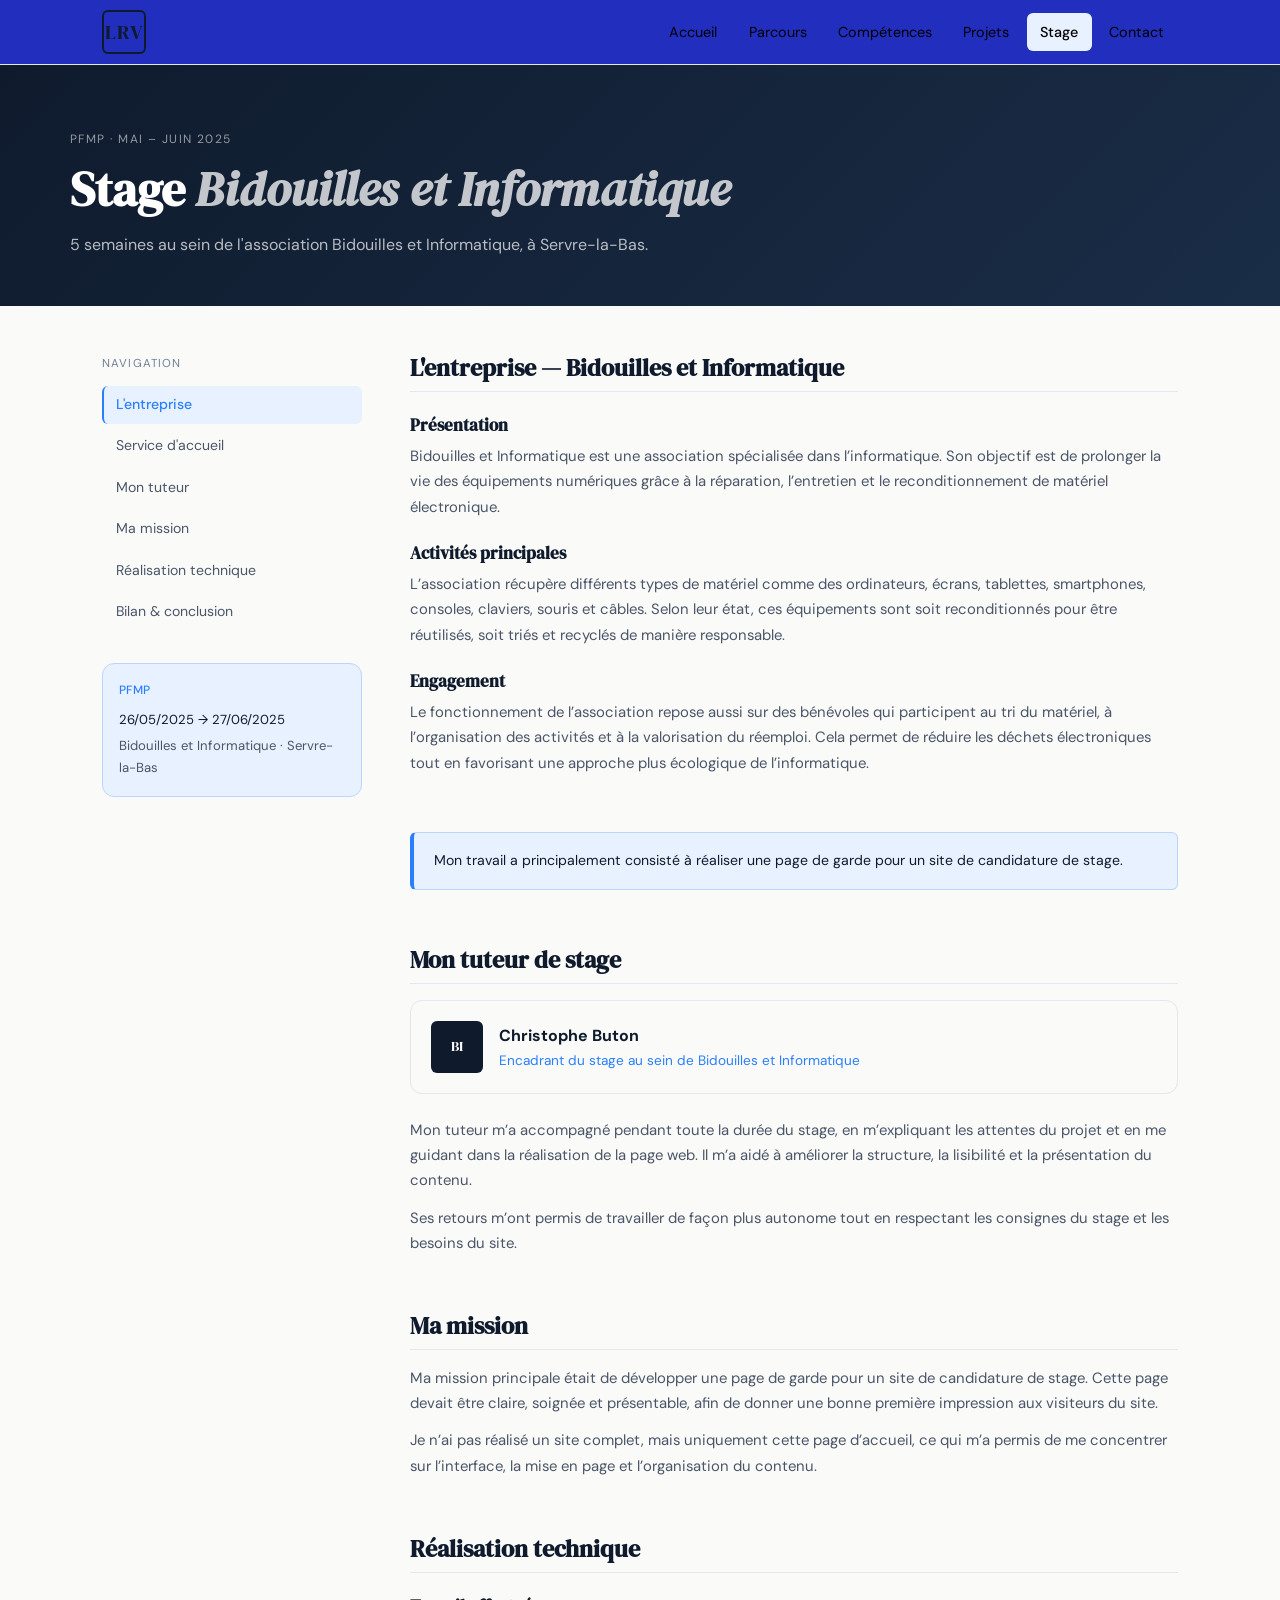
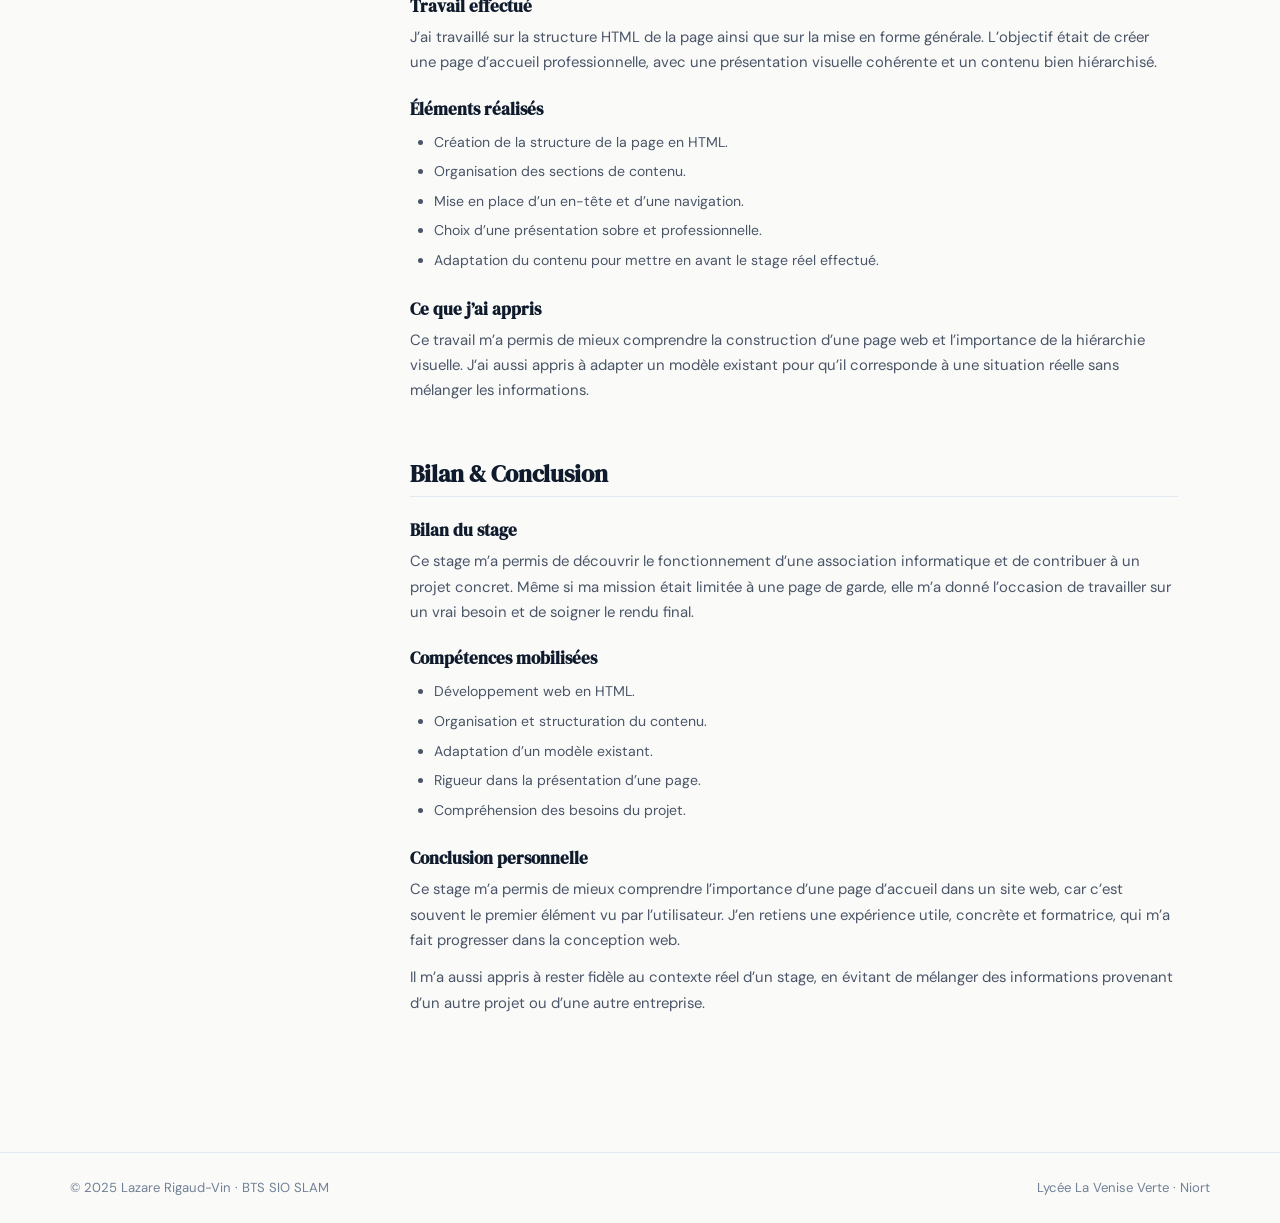
<file: stage.html>
<!DOCTYPE html>
<html lang="fr">
<head>
<meta charset="UTF-8">
<meta name="viewport" content="width=device-width, initial-scale=1.0">
<title>Stage Bidouilles et Informatique — Portfolio Lazare Rigaud-Vin</title>
<link rel="preconnect" href="https://fonts.googleapis.com">
<link href="https://fonts.googleapis.com/css2?family=DM+Serif+Display:ital@0;1&family=DM+Sans:ital,wght@0,300;0,400;0,500;1,300&display=swap" rel="stylesheet">
<link rel="stylesheet" href="style.css">
</head>
<body>

<header class="site-header">
  <div class="header-inner">
    <a href="index.html" class="logo">LRV</a>
    <nav class="main-nav">
      <a href="index.html" class="nav-link">Accueil</a>
      <a href="parcours.html" class="nav-link">Parcours</a>
      <a href="competences.html" class="nav-link">Compétences</a>
      <a href="projets.html" class="nav-link">Projets</a>
      <a href="stage.html" class="nav-link active">Stage</a>
      <a href="contact.html" class="nav-link">Contact</a>
    </nav>
    <button class="nav-toggle" aria-label="Menu">☰</button>
  </div>
</header>

<div class="page-hero">
  <div class="page-hero-inner">
    <p class="page-tag">PFMP · Mai – Juin 2025</p>
    <h1>Stage <em style="font-style:italic; color:rgba(255,255,255,0.75);">Bidouilles et Informatique</em></h1>
    <p>5 semaines au sein de l'association Bidouilles et Informatique, à Servre-la-Bas.</p>
  </div>
</div>

<main>
<div class="container">
<div class="stage-layout">

  <!-- SIDEBAR -->
  <aside class="stage-sidebar">
    <p style="font-size:0.72rem; text-transform:uppercase; letter-spacing:0.1em; color:var(--text-muted); margin-bottom:0.75rem;">Navigation</p>
    <nav class="sidebar-nav">
      <a href="#entreprise" class="sidebar-link active">L'entreprise</a>
      <a href="#service" class="sidebar-link">Service d'accueil</a>
      <a href="#tuteur" class="sidebar-link">Mon tuteur</a>
      <a href="#mission" class="sidebar-link">Ma mission</a>
      <a href="#realisation" class="sidebar-link">Réalisation technique</a>
      <a href="#bilan" class="sidebar-link">Bilan & conclusion</a>
    </nav>
    <div style="margin-top:2rem; padding:1rem; background:var(--accent-pale); border-radius:var(--radius); border:1px solid #bcd4ff;">
      <p style="font-size:0.75rem; font-weight:500; color:var(--accent); margin-bottom:0.5rem;">PFMP</p>
      <p style="font-size:0.82rem; color:var(--navy);">26/05/2025 → 27/06/2025</p>
      <p style="font-size:0.82rem; color:var(--text-secondary); margin-top:0.25rem;">Bidouilles et Informatique · Servre-la-Bas</p>
    </div>
  </aside>

  <!-- CONTENU -->
  <div class="stage-content">

    <section id="entreprise">
      <h2>L'entreprise — Bidouilles et Informatique</h2>

      <h3>Présentation</h3>
      <p>Bidouilles et Informatique est une association spécialisée dans l’informatique. Son objectif est de prolonger la vie des équipements numériques grâce à la réparation, l’entretien et le reconditionnement de matériel électronique.</p>

      <h3>Activités principales</h3>
      <p>L’association récupère différents types de matériel comme des ordinateurs, écrans, tablettes, smartphones, consoles, claviers, souris et câbles. Selon leur état, ces équipements sont soit reconditionnés pour être réutilisés, soit triés et recyclés de manière responsable.</p>

      <h3>Engagement</h3>
      <p>Le fonctionnement de l’association repose aussi sur des bénévoles qui participent au tri du matériel, à l’organisation des activités et à la valorisation du réemploi. Cela permet de réduire les déchets électroniques tout en favorisant une approche plus écologique de l’informatique.</p>
    </section>

    <section id="service">
      <div class="info-box">
        Mon travail a principalement consisté à réaliser une page de garde pour un site de candidature de stage.
      </div>
    </section>

    <section id="tuteur">
      <h2>Mon tuteur de stage</h2>
      <div style="display:flex; align-items:center; gap:1rem; background:var(--bg); border:1px solid var(--border); border-radius:var(--radius); padding:1.25rem; margin-bottom:1.5rem;">
        <div style="width:52px; height:52px; background:var(--navy); color:#fff; font-family:'DM Serif Display',serif; display:flex; align-items:center; justify-content:center; border-radius:var(--radius-sm); flex-shrink:0; font-size:0.9rem;">BI</div>
        <div>
          <strong style="color:var(--navy); font-size:1rem;">Christophe Buton</strong>
          <p style="font-size:0.85rem; color:var(--accent); margin:0;">Encadrant du stage au sein de Bidouilles et Informatique</p>
        </div>
      </div>
      <p>Mon tuteur m’a accompagné pendant toute la durée du stage, en m’expliquant les attentes du projet et en me guidant dans la réalisation de la page web. Il m’a aidé à améliorer la structure, la lisibilité et la présentation du contenu.</p>
      <p>Ses retours m’ont permis de travailler de façon plus autonome tout en respectant les consignes du stage et les besoins du site.</p>
    </section>

    <section id="mission">
      <h2>Ma mission</h2>
      <p>Ma mission principale était de développer une page de garde pour un site de candidature de stage. Cette page devait être claire, soignée et présentable, afin de donner une bonne première impression aux visiteurs du site.</p>

      <p>Je n’ai pas réalisé un site complet, mais uniquement cette page d’accueil, ce qui m’a permis de me concentrer sur l’interface, la mise en page et l’organisation du contenu.</p>
    </section>

    <section id="realisation">
      <h2>Réalisation technique</h2>

      <h3>Travail effectué</h3>
      <p>J’ai travaillé sur la structure HTML de la page ainsi que sur la mise en forme générale. L’objectif était de créer une page d’accueil professionnelle, avec une présentation visuelle cohérente et un contenu bien hiérarchisé.</p>

      <h3>Éléments réalisés</h3>
      <ul style="margin: 0.5rem 0 0.75rem 1.5rem; font-size:0.88rem; color:var(--text-secondary); line-height:2.1;">
        <li>Création de la structure de la page en HTML.</li>
        <li>Organisation des sections de contenu.</li>
        <li>Mise en place d’un en-tête et d’une navigation.</li>
        <li>Choix d’une présentation sobre et professionnelle.</li>
        <li>Adaptation du contenu pour mettre en avant le stage réel effectué.</li>
      </ul>

      <h3>Ce que j’ai appris</h3>
      <p>Ce travail m’a permis de mieux comprendre la construction d’une page web et l’importance de la hiérarchie visuelle. J’ai aussi appris à adapter un modèle existant pour qu’il corresponde à une situation réelle sans mélanger les informations.</p>
    </section>

    <section id="bilan">
      <h2>Bilan &amp; Conclusion</h2>

      <h3>Bilan du stage</h3>
      <p>Ce stage m’a permis de découvrir le fonctionnement d’une association informatique et de contribuer à un projet concret. Même si ma mission était limitée à une page de garde, elle m’a donné l’occasion de travailler sur un vrai besoin et de soigner le rendu final.</p>

      <h3>Compétences mobilisées</h3>
      <ul style="margin: 0.5rem 0 0.75rem 1.5rem; font-size:0.88rem; color:var(--text-secondary); line-height:2.1;">
        <li>Développement web en HTML.</li>
        <li>Organisation et structuration du contenu.</li>
        <li>Adaptation d’un modèle existant.</li>
        <li>Rigueur dans la présentation d’une page.</li>
        <li>Compréhension des besoins du projet.</li>
      </ul>

      <h3>Conclusion personnelle</h3>
      <p>Ce stage m’a permis de mieux comprendre l’importance d’une page d’accueil dans un site web, car c’est souvent le premier élément vu par l’utilisateur. J’en retiens une expérience utile, concrète et formatrice, qui m’a fait progresser dans la conception web.</p>
      <p>Il m’a aussi appris à rester fidèle au contexte réel d’un stage, en évitant de mélanger des informations provenant d’un autre projet ou d’une autre entreprise.</p>
    </section>

  </div>
</div>
</div>
</main>

<footer class="site-footer">
  <div class="footer-inner">
    <span>© 2025 Lazare Rigaud-Vin · BTS SIO SLAM</span>
    <span>Lycée La Venise Verte · Niort</span>
  </div>
</footer>

<script>
  document.querySelector('.nav-toggle').addEventListener('click', () => {
    document.querySelector('.main-nav').classList.toggle('open');
  });

  const sections = document.querySelectorAll('.stage-content section');
  const links = document.querySelectorAll('.sidebar-link');

  const observer = new IntersectionObserver((entries) => {
    entries.forEach(e => {
      if (e.isIntersecting) {
        links.forEach(l => l.classList.remove('active'));
        const active = document.querySelector(`.sidebar-link[href="#${e.target.id}"]`);
        if (active) active.classList.add('active');
      }
    });
  }, { threshold: 0.3, rootMargin: '-80px 0px -40% 0px' });

  sections.forEach(s => observer.observe(s));
</script>
</body>
</html>
</file>
<file: style.css>
/* =============================
   VARIABLES & RESET
   ============================= */
:root {
  --navy: #0f1b2d;
  --navy-light: #1a2d47;
  --accent: #2a7fff;
  --accent-light: #5fa3ff;
  --accent-pale: #e8f1ff;
  --gold: #e8a020;
  --text: #1a1a2e;
  --text-secondary: #4a5568;
  --text-muted: #718096;
  --bg: #fafaf8;
  --bg-card: #ffffff;
  --border: #e2e8f0;
  --border-light: #f0f4f8;
  --radius-sm: 6px;
  --radius: 12px;
  --radius-lg: 18px;
  --shadow-sm: 0 1px 3px rgba(0,0,0,0.08), 0 1px 2px rgba(0,0,0,0.04);
  --shadow: 0 4px 16px rgba(0,0,0,0.08), 0 2px 4px rgba(0,0,0,0.04);
  --shadow-lg: 0 12px 40px rgba(0,0,0,0.1);
}

*, *::before, *::after { box-sizing: border-box; margin: 0; padding: 0; }

html { scroll-behavior: smooth; }

body {
  font-family: 'DM Sans', system-ui, sans-serif;
  font-size: 16px;
  line-height: 1.7;
  color: var(--text);
  background: var(--bg);
}

h1, h2, h3 {
  font-family: 'DM Serif Display', Georgia, serif;
  line-height: 1.2;
}

a { color: inherit; text-decoration: none; }
img { max-width: 100%; }

/* =============================
   HEADER / NAV
   ============================= */
.site-header {
  position: sticky;
  top: 0;
  z-index: 100;
  background: rgba(20, 33, 186, 0.94);
  backdrop-filter: blur(12px);
  border-bottom: 1px solid var(--border);
}

.header-inner {
  max-width: 1140px;
  margin: 0 auto;
  padding: 0 2rem;
  height: 64px;
  display: flex;
  align-items: center;
  gap: 2rem;
}

.logo {
  font-family: 'DM Serif Display', serif;
  font-size: 1.25rem;
  color: var(--navy);
  letter-spacing: 0.05em;
  border: 2px solid var(--navy);
  width: 44px;
  height: 44px;
  display: flex;
  align-items: center;
  justify-content: center;
  border-radius: var(--radius-sm);
  flex-shrink: 0;
}

.main-nav {
  display: flex;
  align-items: center;
  gap: 0.25rem;
  margin-left: auto;
}

.nav-link {
  font-size: 0.9rem;
  font-weight: 400;
  color: black;
  padding: 0.4rem 0.85rem;
  border-radius: var(--radius-sm);
  transition: all 0.15s;
}

.nav-link:hover { color: black ; background: var(--border-light); }
.nav-link.active { color: black ; font-weight: 500; background: var(--accent-pale); }

.nav-toggle {
  display: none;
  background: none;
  border: 1px solid var(--border);
  border-radius: var(--radius-sm);
  padding: 0.4rem 0.6rem;
  cursor: pointer;
  font-size: 1rem;
  margin-left: auto;
}

/* =============================
   HERO
   ============================= */
.hero {
  max-width: 1140px;
  margin: 0 auto;
  padding: 5rem 2rem 4rem;
  display: grid;
  grid-template-columns: 1fr 1fr;
  gap: 4rem;
  align-items: center;
}

.hero-tag {
  display: inline-block;
  font-size: 0.78rem;
  font-weight: 500;
  text-transform: uppercase;
  letter-spacing: 0.1em;
  color: var(--accent);
  background: var(--accent-pale);
  padding: 0.3rem 0.9rem;
  border-radius: 100px;
  margin-bottom: 1.25rem;
}

.hero-name {
  font-size: clamp(2.8rem, 5vw, 4.2rem);
  color: var(--navy);
  margin-bottom: 1.25rem;
}

.hero-name em {
  font-style: italic;
  color: var(--accent);
}

.hero-desc {
  font-size: 1.05rem;
  color: var(--text-secondary);
  max-width: 460px;
  margin-bottom: 2rem;
}

.hero-cta {
  display: flex;
  gap: 1rem;
  flex-wrap: wrap;
}

/* =============================
   BUTTONS
   ============================= */
.btn {
  display: inline-flex;
  align-items: center;
  gap: 0.4rem;
  padding: 0.65rem 1.4rem;
  border-radius: var(--radius-sm);
  font-size: 0.9rem;
  font-weight: 500;
  font-family: 'DM Sans', sans-serif;
  cursor: pointer;
  transition: all 0.15s;
  text-decoration: none;
  border: none;
}

.btn-primary {
  background: var(--navy);
  color: #fff;
}
.btn-primary:hover { background: var(--navy-light); transform: translateY(-1px); box-shadow: var(--shadow); }

.btn-ghost {
  background: transparent;
  color: var(--text);
  border: 1px solid var(--border);
}
.btn-ghost:hover { background: var(--border-light); border-color: var(--text-secondary); }

.btn-accent {
  background: var(--accent);
  color: #fff;
}
.btn-accent:hover { background: var(--accent-light); }

/* =============================
   CODE CARD (hero)
   ============================= */
.hero-visual {
  display: flex;
  justify-content: flex-end;
}

.code-card {
  background: var(--navy);
  border-radius: var(--radius-lg);
  padding: 1.5rem;
  width: 100%;
  max-width: 420px;
  box-shadow: var(--shadow-lg);
  position: relative;
  overflow: hidden;
}

.code-card::before {
  content: '';
  position: absolute;
  top: -40px; right: -40px;
  width: 140px; height: 140px;
  background: rgba(42,127,255,0.12);
  border-radius: 50%;
}

.code-dots {
  display: flex;
  gap: 6px;
  margin-bottom: 1.2rem;
}
.code-dots span {
  width: 12px; height: 12px; border-radius: 50%;
}
.code-dots span:nth-child(1) { background: #ff5f57; }
.code-dots span:nth-child(2) { background: #febc2e; }
.code-dots span:nth-child(3) { background: #28c840; }

.code-snippet {
  font-family: 'Courier New', monospace;
  font-size: 0.82rem;
  line-height: 1.8;
  color: #a0b3d0;
  white-space: pre;
  overflow-x: auto;
}

.c-key { color: #7dd3fc; }
.c-cls { color: #86efac; }
.c-str { color: #fbbf24; }

/* =============================
   SECTIONS COMMUNES
   ============================= */
.container {
  max-width: 1140px;
  margin: 0 auto;
  padding: 0 2rem;
}

.section-label {
  font-family: 'DM Sans', sans-serif;
  font-size: 0.75rem;
  font-weight: 500;
  text-transform: uppercase;
  letter-spacing: 0.12em;
  color: var(--text-muted);
  margin-bottom: 1.5rem;
  padding-top: 4rem;
}

/* =============================
   SKILLS PREVIEW
   ============================= */
.section-skills-preview { padding-bottom: 1rem; }

.skills-grid {
  display: flex;
  flex-wrap: wrap;
  gap: 0.6rem;
}

.skill-chip {
  display: flex;
  align-items: center;
  gap: 0.5rem;
  background: var(--bg-card);
  border: 1px solid var(--border);
  border-radius: 100px;
  padding: 0.4rem 1rem;
  font-size: 0.88rem;
  color: var(--text-secondary);
  transition: all 0.15s;
}

.skill-chip:hover {
  border-color: var(--accent);
  color: var(--accent);
  background: var(--accent-pale);
}

/* =============================
   HIGHLIGHTS
   ============================= */
.section-highlights { padding-bottom: 1rem; }

.cards-row {
  display: grid;
  grid-template-columns: repeat(auto-fit, minmax(200px, 1fr));
  gap: 1rem;
}

.hl-card {
  background: var(--bg-card);
  border: 1px solid var(--border);
  border-radius: var(--radius);
  padding: 1.5rem;
  box-shadow: var(--shadow-sm);
}

.hl-num {
  font-family: 'DM Serif Display', serif;
  font-size: 2.2rem;
  color: var(--accent);
  margin-bottom: 0.4rem;
  line-height: 1;
}

.hl-txt {
  font-size: 0.88rem;
  color: var(--text-secondary);
  line-height: 1.5;
}

/* =============================
   FEATURED PROJECT
   ============================= */
.section-featured { padding-bottom: 5rem; }

.featured-card {
  background: var(--bg-card);
  border: 1px solid var(--border);
  border-radius: var(--radius-lg);
  padding: 2.5rem;
  box-shadow: var(--shadow);
  display: grid;
  grid-template-columns: 1fr 300px;
  gap: 3rem;
  align-items: start;
}

.featured-text h3 {
  font-size: 1.6rem;
  color: var(--navy);
  margin: 0.6rem 0 1rem;
}

.featured-text p {
  color: var(--text-secondary);
  font-size: 0.95rem;
  margin-bottom: 1rem;
}

.company-badge {
  display: flex;
  align-items: center;
  gap: 1rem;
  background: var(--bg);
  border: 1px solid var(--border);
  border-radius: var(--radius);
  padding: 1rem;
  margin-bottom: 1.5rem;
}

.company-logo-placeholder {
  width: 48px;
  height: 48px;
  background: var(--navy);
  color: #fff;
  font-family: 'DM Serif Display', serif;
  font-size: 0.9rem;
  display: flex;
  align-items: center;
  justify-content: center;
  border-radius: var(--radius-sm);
  flex-shrink: 0;
}

.company-badge strong {
  font-size: 0.9rem;
  color: var(--navy);
  display: block;
}

.company-badge p {
  font-size: 0.8rem;
  color: var(--text-muted);
  margin: 0;
}

.tech-stack-mini {
  display: flex;
  flex-direction: column;
  gap: 0.5rem;
}

.tsm-item {
  font-size: 0.82rem;
  color: var(--text-secondary);
  background: var(--border-light);
  padding: 0.4rem 0.8rem;
  border-radius: var(--radius-sm);
  border-left: 3px solid var(--accent);
}

/* =============================
   BADGES & TAGS
   ============================= */
.badge {
  display: inline-block;
  font-size: 0.72rem;
  font-weight: 500;
  text-transform: uppercase;
  letter-spacing: 0.07em;
  padding: 0.2rem 0.7rem;
  border-radius: 100px;
}

.badge-stage { background: #fef3c7; color: #92400e; }
.badge-web { background: #dbeafe; color: #1e40af; }
.badge-php { background: #ede9fe; color: #5b21b6; }
.badge-java { background: #fce7f3; color: #9d174d; }
.badge-sql { background: #d1fae5; color: #065f46; }
.badge-cyber { background: #fee2e2; color: #991b1b; }
.badge-csharp { background: #e0e7ff; color: #3730a3; }

.tag-row {
  display: flex;
  flex-wrap: wrap;
  gap: 0.4rem;
  margin-top: 0.8rem;
}

.tag {
  background: var(--border-light);
  color: var(--text-secondary);
  font-size: 0.78rem;
  padding: 0.2rem 0.65rem;
  border-radius: 100px;
  font-family: 'Courier New', monospace;
}

/* =============================
   PAGE TITLE
   ============================= */
.page-hero {
  background: linear-gradient(135deg, var(--navy) 0%, var(--navy-light) 100%);
  color: #fff;
  padding: 4rem 2rem 3rem;
}

.page-hero-inner {
  max-width: 1140px;
  margin: 0 auto;
}

.page-hero-inner .page-tag {
  font-size: 0.75rem;
  text-transform: uppercase;
  letter-spacing: 0.12em;
  color: rgba(255,255,255,0.55);
  margin-bottom: 0.75rem;
}

.page-hero-inner h1 {
  font-size: clamp(2rem, 4vw, 3rem);
  color: #fff;
  margin-bottom: 0.75rem;
}

.page-hero-inner p {
  color: rgba(255,255,255,0.7);
  font-size: 1rem;
  max-width: 600px;
}

/* =============================
   TIMELINE (Parcours)
   ============================= */
.timeline {
  position: relative;
  padding: 2.5rem 0;
}

.timeline::before {
  content: '';
  position: absolute;
  left: 120px;
  top: 0; bottom: 0;
  width: 2px;
  background: var(--border);
}

.tl-item {
  display: grid;
  grid-template-columns: 120px 1fr;
  gap: 2rem;
  margin-bottom: 2.5rem;
  position: relative;
}

.tl-date {
  text-align: right;
  font-size: 0.82rem;
  color: var(--text-muted);
  font-weight: 500;
  padding-top: 0.3rem;
  line-height: 1.4;
}

.tl-content {
  position: relative;
  padding-left: 1.5rem;
}

.tl-content::before {
  content: '';
  position: absolute;
  left: -5px;
  top: 0.45rem;
  width: 10px; height: 10px;
  border-radius: 50%;
  background: var(--accent);
  border: 2px solid var(--bg);
  box-shadow: 0 0 0 2px var(--accent);
}

.tl-content h3 {
  font-size: 1.05rem;
  color: var(--navy);
  margin-bottom: 0.2rem;
}

.tl-content .tl-org {
  font-size: 0.85rem;
  color: var(--accent);
  font-weight: 500;
  margin-bottom: 0.5rem;
}

.tl-content p {
  font-size: 0.9rem;
  color: var(--text-secondary);
  line-height: 1.6;
}

/* =============================
   COMPETENCES GRID
   ============================= */
.comp-section {
  margin-bottom: 3rem;
}

.comp-section-title {
  font-size: 1.1rem;
  font-family: 'DM Serif Display', serif;
  color: var(--navy);
  margin-bottom: 1rem;
  padding-bottom: 0.5rem;
  border-bottom: 2px solid var(--accent);
  display: inline-block;
}

.comp-grid {
  display: grid;
  grid-template-columns: repeat(auto-fill, minmax(250px, 1fr));
  gap: 1rem;
}

.comp-card {
  background: var(--bg-card);
  border: 1px solid var(--border);
  border-radius: var(--radius);
  padding: 1.2rem;
  box-shadow: var(--shadow-sm);
}

.comp-card-head {
  display: flex;
  align-items: center;
  gap: 0.75rem;
  margin-bottom: 0.75rem;
}

.comp-icon {
  font-size: 1.4rem;
}

.comp-card h4 {
  font-size: 0.95rem;
  font-family: 'DM Serif Display', serif;
  color: var(--navy);
}

.skill-bar-wrap {
  display: flex;
  flex-direction: column;
  gap: 0.6rem;
}

.skill-bar-item {
  display: flex;
  flex-direction: column;
  gap: 0.2rem;
}

.skill-bar-label {
  display: flex;
  justify-content: space-between;
  font-size: 0.78rem;
  color: var(--text-secondary);
}

.skill-bar-track {
  height: 5px;
  background: var(--border);
  border-radius: 100px;
  overflow: hidden;
}

.skill-bar-fill {
  height: 100%;
  background: var(--accent);
  border-radius: 100px;
  transition: width 0.6s ease;
}

/* =============================
   PROJETS
   ============================= */
.projects-grid {
  display: grid;
  grid-template-columns: repeat(auto-fill, minmax(320px, 1fr));
  gap: 1.25rem;
  padding: 2.5rem 0;
}

.project-card {
  background: var(--bg-card);
  border: 1px solid var(--border);
  border-radius: var(--radius);
  padding: 1.5rem;
  box-shadow: var(--shadow-sm);
  display: flex;
  flex-direction: column;
  gap: 0.75rem;
  transition: transform 0.15s, box-shadow 0.15s;
}

.project-card:hover {
  transform: translateY(-2px);
  box-shadow: var(--shadow);
}

.card-header {
  display: flex;
  justify-content: space-between;
  align-items: flex-start;
  gap: 0.5rem;
}

.card-header h3 {
  font-size: 1rem;
  color: var(--navy);
  line-height: 1.3;
}

.divider {
  height: 1px;
  background: var(--border);
}

.project-card p {
  font-size: 0.88rem;
  color: var(--text-secondary);
  line-height: 1.6;
  flex: 1;
}

.project-card .btn {
  margin-top: 0.5rem;
  align-self: flex-start;
}

/* =============================
   STAGE
   ============================= */
.stage-layout {
  display: grid;
  grid-template-columns: 260px 1fr;
  gap: 3rem;
  padding: 3rem 0 5rem;
}

.stage-sidebar {
  position: sticky;
  top: 80px;
  align-self: start;
}

.sidebar-nav {
  display: flex;
  flex-direction: column;
  gap: 0.2rem;
}

.sidebar-link {
  font-size: 0.88rem;
  color: var(--text-secondary);
  padding: 0.45rem 0.75rem;
  border-radius: var(--radius-sm);
  border-left: 2px solid transparent;
  transition: all 0.15s;
}

.sidebar-link:hover { color: var(--text); background: var(--border-light); border-left-color: var(--border); }
.sidebar-link.active { color: var(--accent); background: var(--accent-pale); border-left-color: var(--accent); font-weight: 500; }

.stage-content section {
  margin-bottom: 3.5rem;
  scroll-margin-top: 80px;
}

.stage-content h2 {
  font-size: 1.5rem;
  color: var(--navy);
  margin-bottom: 1rem;
  padding-bottom: 0.5rem;
  border-bottom: 1px solid var(--border);
}

.stage-content h3 {
  font-size: 1.05rem;
  color: var(--navy);
  margin: 1.5rem 0 0.5rem;
}

.stage-content p {
  font-size: 0.93rem;
  color: var(--text-secondary);
  line-height: 1.7;
  margin-bottom: 0.75rem;
}

.info-box {
  background: var(--accent-pale);
  border: 1px solid #bcd4ff;
  border-left: 4px solid var(--accent);
  border-radius: var(--radius-sm);
  padding: 1rem 1.25rem;
  margin: 1rem 0;
  font-size: 0.88rem;
  color: var(--navy);
}

.info-grid {
  display: grid;
  grid-template-columns: 1fr 1fr;
  gap: 0.75rem;
  margin: 1rem 0;
}

.info-item {
  background: var(--bg);
  border: 1px solid var(--border);
  border-radius: var(--radius-sm);
  padding: 0.75rem 1rem;
}

.info-item .label {
  font-size: 0.72rem;
  text-transform: uppercase;
  letter-spacing: 0.08em;
  color: var(--text-muted);
  margin-bottom: 0.2rem;
}

.info-item .value {
  font-size: 0.9rem;
  font-weight: 500;
  color: var(--navy);
}

.code-block {
  background: var(--navy);
  color: #a0b3d0;
  border-radius: var(--radius);
  padding: 1.25rem 1.5rem;
  font-family: 'Courier New', monospace;
  font-size: 0.82rem;
  line-height: 1.8;
  overflow-x: auto;
  margin: 1rem 0;
}

.code-block .c-key { color: #7dd3fc; }
.code-block .c-cls { color: #86efac; }
.code-block .c-str { color: #fbbf24; }
.code-block .c-cmt { color: #64748b; }

/* =============================
   CONTACT
   ============================= */
.contact-layout {
  display: grid;
  grid-template-columns: 1fr 1fr;
  gap: 3rem;
  padding: 3rem 0 5rem;
}

.contact-info h2 {
  font-size: 1.8rem;
  color: var(--navy);
  margin-bottom: 1rem;
}

.contact-info p {
  color: var(--text-secondary);
  font-size: 0.95rem;
  margin-bottom: 2rem;
}

.contact-items {
  display: flex;
  flex-direction: column;
  gap: 1rem;
}

.contact-item {
  display: flex;
  align-items: center;
  gap: 0.75rem;
  font-size: 0.9rem;
  color: var(--text-secondary);
}

.contact-item-icon {
  width: 36px; height: 36px;
  background: var(--accent-pale);
  color: var(--accent);
  border-radius: var(--radius-sm);
  display: flex;
  align-items: center;
  justify-content: center;
  font-size: 1rem;
  flex-shrink: 0;
}

.contact-form {
  background: var(--bg-card);
  border: 1px solid var(--border);
  border-radius: var(--radius-lg);
  padding: 2rem;
  box-shadow: var(--shadow-sm);
}

.form-group {
  margin-bottom: 1.25rem;
}

.form-group label {
  display: block;
  font-size: 0.82rem;
  font-weight: 500;
  color: var(--text-secondary);
  margin-bottom: 0.4rem;
}

.form-group input,
.form-group textarea {
  width: 100%;
  padding: 0.65rem 0.9rem;
  background: var(--bg);
  border: 1px solid var(--border);
  border-radius: var(--radius-sm);
  font-family: 'DM Sans', sans-serif;
  font-size: 0.9rem;
  color: var(--text);
  outline: none;
  transition: border 0.15s;
  resize: vertical;
}

.form-group input:focus,
.form-group textarea:focus {
  border-color: var(--accent);
  box-shadow: 0 0 0 3px rgba(42,127,255,0.1);
}

/* =============================
   FOOTER
   ============================= */
.site-footer {
  border-top: 1px solid var(--border);
  padding: 1.5rem 2rem;
}

.footer-inner {
  max-width: 1140px;
  margin: 0 auto;
  display: flex;
  justify-content: space-between;
  align-items: center;
  font-size: 0.82rem;
  color: var(--text-muted);
}

/* =============================
   CV SECTION
   ============================= */
.cv-section {
  padding: 3rem 0 5rem;
}

.cv-section p {
  color: var(--text-secondary);
  font-size: 0.95rem;
  margin-bottom: 1.5rem;
}

.cv-frame {
  width: 100%;
  height: 750px;
  border: 1px solid var(--border);
  border-radius: var(--radius);
  overflow: hidden;
  box-shadow: var(--shadow);
}

.cv-actions {
  display: flex;
  gap: 1rem;
  margin-top: 1.5rem;
}

/* =============================
   RESPONSIVE
   ============================= */
@media (max-width: 900px) {
  .hero {
    grid-template-columns: 1fr;
    padding: 3rem 1.5rem;
    gap: 2rem;
  }
  .hero-visual { justify-content: flex-start; }
  .featured-card { grid-template-columns: 1fr; gap: 1.5rem; }
  .stage-layout { grid-template-columns: 1fr; }
  .stage-sidebar { display: none; }
  .contact-layout { grid-template-columns: 1fr; }
  .info-grid { grid-template-columns: 1fr; }
  .timeline::before { left: 80px; }
  .tl-item { grid-template-columns: 80px 1fr; }
}

@media (max-width: 640px) {
  .main-nav { display: none; }
  .main-nav.open {
    display: flex;
    flex-direction: column;
    position: absolute;
    top: 64px;
    left: 0; right: 0;
    background: var(--bg);
    border-bottom: 1px solid var(--border);
    padding: 1rem;
    gap: 0.4rem;
    z-index: 99;
  }
  .nav-toggle { display: block; }
  .header-inner { position: relative; }
  .timeline::before { display: none; }
  .tl-item { grid-template-columns: 1fr; }
  .tl-date { text-align: left; }
  .footer-inner { flex-direction: column; gap: 0.5rem; text-align: center; }
  .skills-grid { gap: 0.4rem; }
}
</file>
